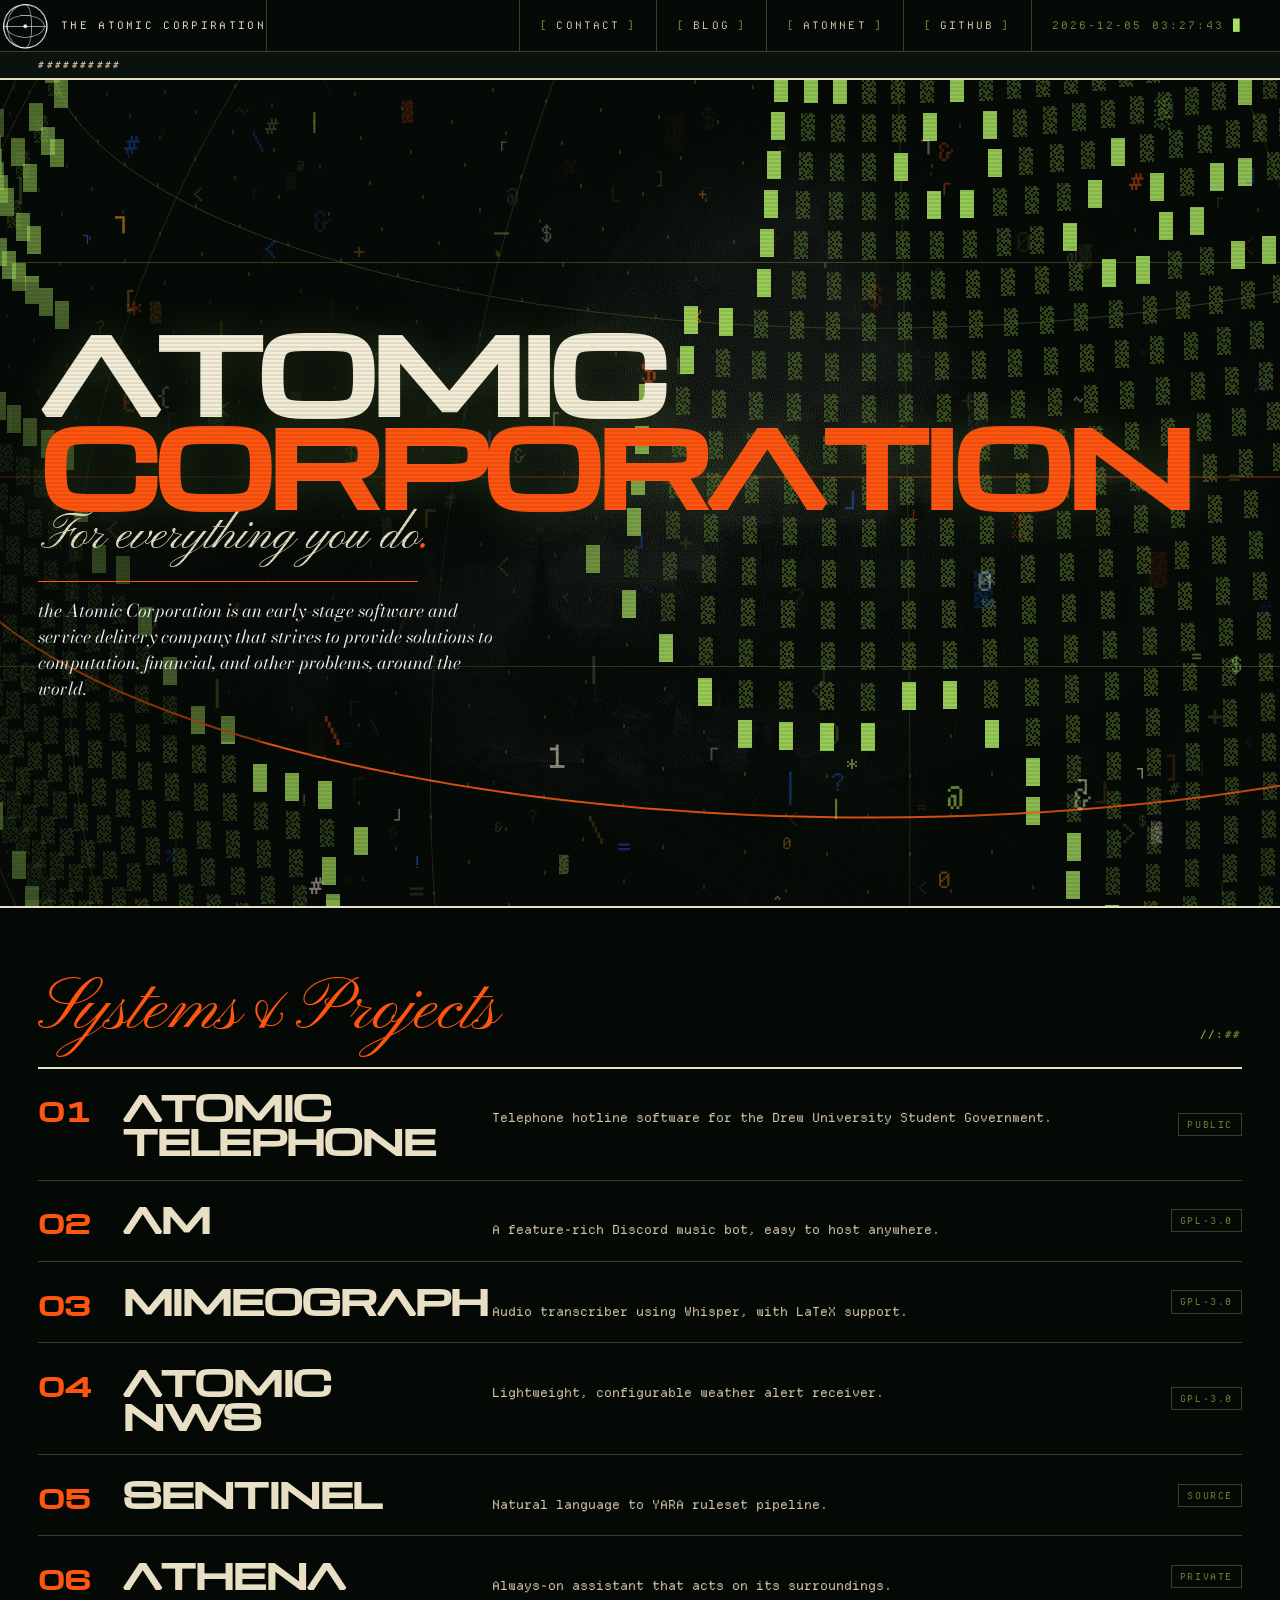
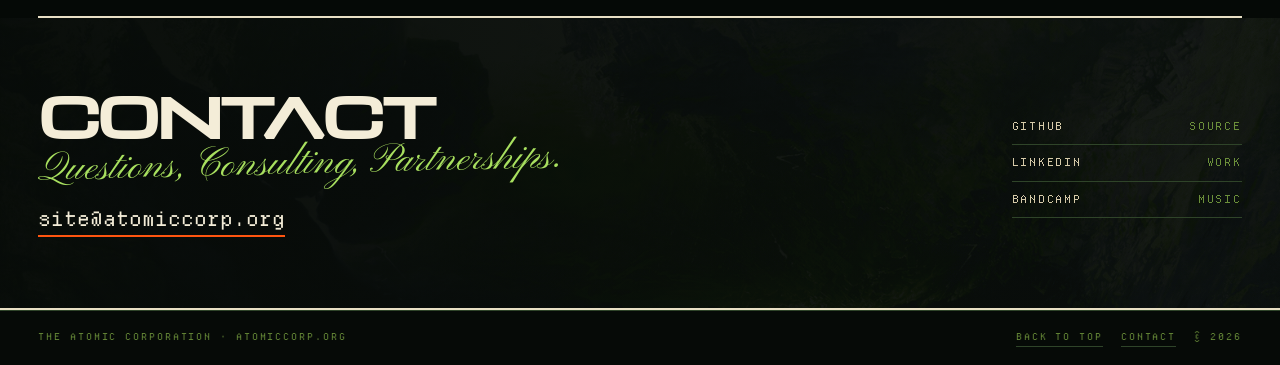
<file: index.html>
<!DOCTYPE html>
<html lang="en">
<head>
<meta charset="UTF-8">
<meta name="viewport" content="width=device-width, initial-scale=1">
<title>The Atomic Corporation — For Everything You Do</title>
<meta name="description" content="The Atomic Corporation builds and runs software: a student hotline, a music bot, a transcriber, a weather receiver, a rule classifier, and an agent.">
<meta name="theme-color" content="#060a07">
<meta property="og:title" content="The Atomic Corporation">
<meta property="og:description" content="">
<meta property="og:type" content="website">
<link rel="icon" href="images/favicon.ico" sizes="any">
<link rel="preload" href="assets/fonts/Michroma-UltraAlt.woff2" as="font" type="font/woff2" crossorigin>
<link rel="preload" href="assets/fonts/DepartureMono-Regular.woff2" as="font" type="font/woff2" crossorigin>
<script>document.documentElement.className+=" js";</script>
<link rel="stylesheet" href="assets/site.css">
</head>
<body>
<a class="skip" href="#systems">Skip</a>

<canvas id="glyphs" aria-hidden="true"></canvas>
<div class="vignette" aria-hidden="true"></div>

<header class="bar">
    <div class="bar-main">
        <div class="bar-mark">
            <img src="/assets/atomic_globeWhite.png" alt="AtomicLogoGlobe" style="width:50px;height:50px;">
            
            <b><a href="/"><span class="br"></span><span data-scramble="THE ATOMIC CORPORATION">THE ATOMIC CORPIRATION</span><span class="br"></span></a></b>
        </div>
        <nav class="bar-nav" aria-label="Primary">
            <a href="/contact/"><span class="br">[</span><span data-scramble="CONTACT">CONTACT</span><span class="br">]</span></a>
            <a href="articles/"><span class="br">[</span><span data-scramble="BLOG">BLOG</span><span class="br">]</span></a>
            <a href="https://net.atomiccorp.org/"><span class="br">[</span><span data-scramble="ATOMNET">AtomNet</span><span class="br">]</span></a>
            <a href="https://github.com/Jenkinxs/"><span class="br">[</span><span data-scramble="GITHUB">GITHUB</span><span class="br">]</span></a>
        </nav>
        <div class="bar-clock"><span data-clock>----</span><span class="cur">&#9608;</span></div>
        <button class="bar-toggle" type="button" aria-expanded="false" aria-controls="systems">MENU</button>
    </div>
    <div class="bar-sub" aria-hidden="true">
        <span>##########</span>
        
        <span></span>
    </div>
</header>

<main>

<!-- ── HERO ─────────────────────────────────────────────── -->
<section class="hero">
    <div class="hero-art" aria-hidden="true"></div>
    <canvas id="globe" aria-hidden="true"></canvas>
    <canvas id="heroGlyphs" aria-hidden="true"></canvas>

    <div class="bands" aria-hidden="true"><i></i><i></i><i></i><i></i></div>

    

    <div class="shell">
        <div class="hero-grid">
            <div>
                
                <h1 class="mast" data-enter data-d="1">
                    Atomic<span class="l2">Corporation</span>
                </h1>
                <p class="script-line" data-enter data-d="2">For everything you do<span class="dot">.</span></p>
                <div class="hero-rule" data-enter data-d="2"></div>
                <p class="hero-line" data-enter data-d="3"><i>the Atomic Corporation is an early-stage software and service delivery company that strives to provide solutions to computation, financial, and other problems, around the world. </i> </p>
                
            </div>

        </div>
    </div>
</section>

<!-- ── SYSTEMS ──────────────────────────────────────────── -->
<section id="systems">
    <div class="shell">
        <div class="section-head">
            <h2 class="display"><em>Systems&Projects</em></h2>
            <p class="section-meta"><b>//:</b>##</p>
        </div>

        <div class="sys">
            <a class="sys-1" href="atomictelephone/">
                <span class="sys-no">01</span>
                <span class="sys-name">Atomic Telephone</span>
                <span class="sys-job">Telephone hotline software for the Drew University Student Government.</span>
                <span class="sys-tag">Public</span>
            </a>
            <a class="sys-2" href="https://github.com/Jenkinxs/AM">
                <span class="sys-no">02</span>
                <span class="sys-name">AM</span>
                <span class="sys-job">A feature-rich Discord music bot, easy to host anywhere.</span>
                <span class="sys-tag">GPL-3.0</span>
            </a>
            <a class="sys-3" href="https://github.com/Jenkinxs/Mimeograph">
                <span class="sys-no">03</span>
                <span class="sys-name">Mimeograph</span>
                <span class="sys-job">Audio transcriber using Whisper, with LaTeX support.</span>
                <span class="sys-tag">GPL-3.0</span>
            </a>
            <a class="sys-4" href="https://github.com/Jenkinxs/AtomicNWS">
                <span class="sys-no">04</span>
                <span class="sys-name">Atomic NWS</span>
                <span class="sys-job">Lightweight, configurable weather alert receiver.</span>
                <span class="sys-tag">GPL-3.0</span>
            </a>
            <a class="sys-5" href="https://github.com/Jenkinxs/Sentinel">
                <span class="sys-no">05</span>
                <span class="sys-name">Sentinel</span>
                <span class="sys-job">Natural language to YARA ruleset pipeline.</span>
                <span class="sys-tag">Source</span>
            </a>
            <a class="sys-6" href="contact/">
                <span class="sys-no">06</span>
                <span class="sys-name">Athena</span>
                <span class="sys-job">Always-on assistant that acts on its surroundings.</span>
                <span class="sys-tag">Private</span>
            </a>
        </div>
    </div>
</section>

<!-- ── CONTACT ──────────────────────────────────────────── -->
<section class="contact-band">
    <div class="shell">
        <div>
            <h2>CONTACT</h2>
            <span class="script">Questions, Consulting, Partnerships.</span><br>
            <a class="mail" href="mailto:site@atomiccorp.org">site@atomiccorp.org</a>
        </div>
        <div class="contact-links">
            <a href="https://github.com/Jenkinxs/"><span>GitHub</span><span>Source</span></a>
            <a href="https://www.linkedin.com/in/tjenkins1/"><span>LinkedIn</span><span>Work</span></a>
            <a href="https://pricey-fish95.bandcamp.com/"><span>Bandcamp</span><span>Music</span></a>
        </div>
    </div>
</section>

</main>

<footer class="foot">
    <span>The Atomic Corporation &middot; atomiccorp.org</span>
    <div class="set">
        <a href="#top">Back to top</a>
        <a href="contact/">Contact</a>
        <span>&copy; 2026</span>
    </div>
</footer>

<div class="scanlines" aria-hidden="true"></div>

<script src="assets/site.js"></script>
</body>
</html>
</file>
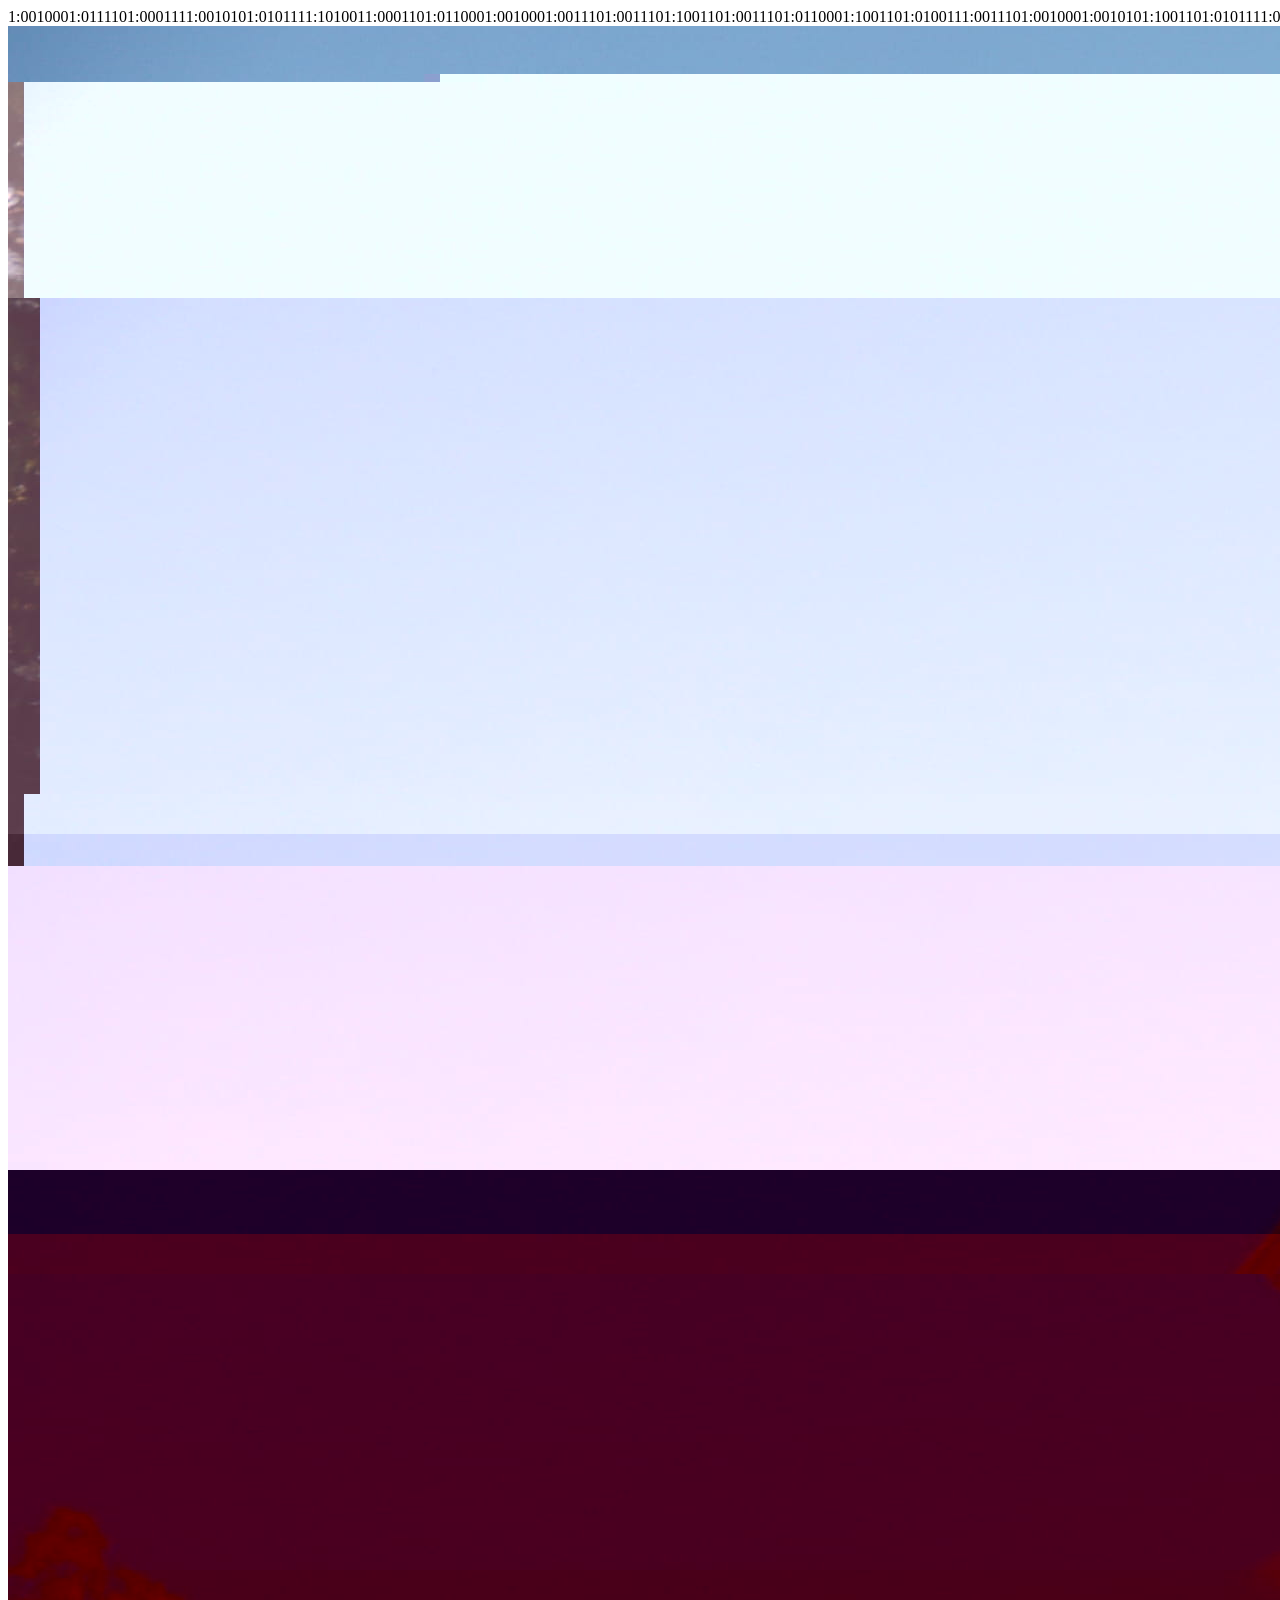
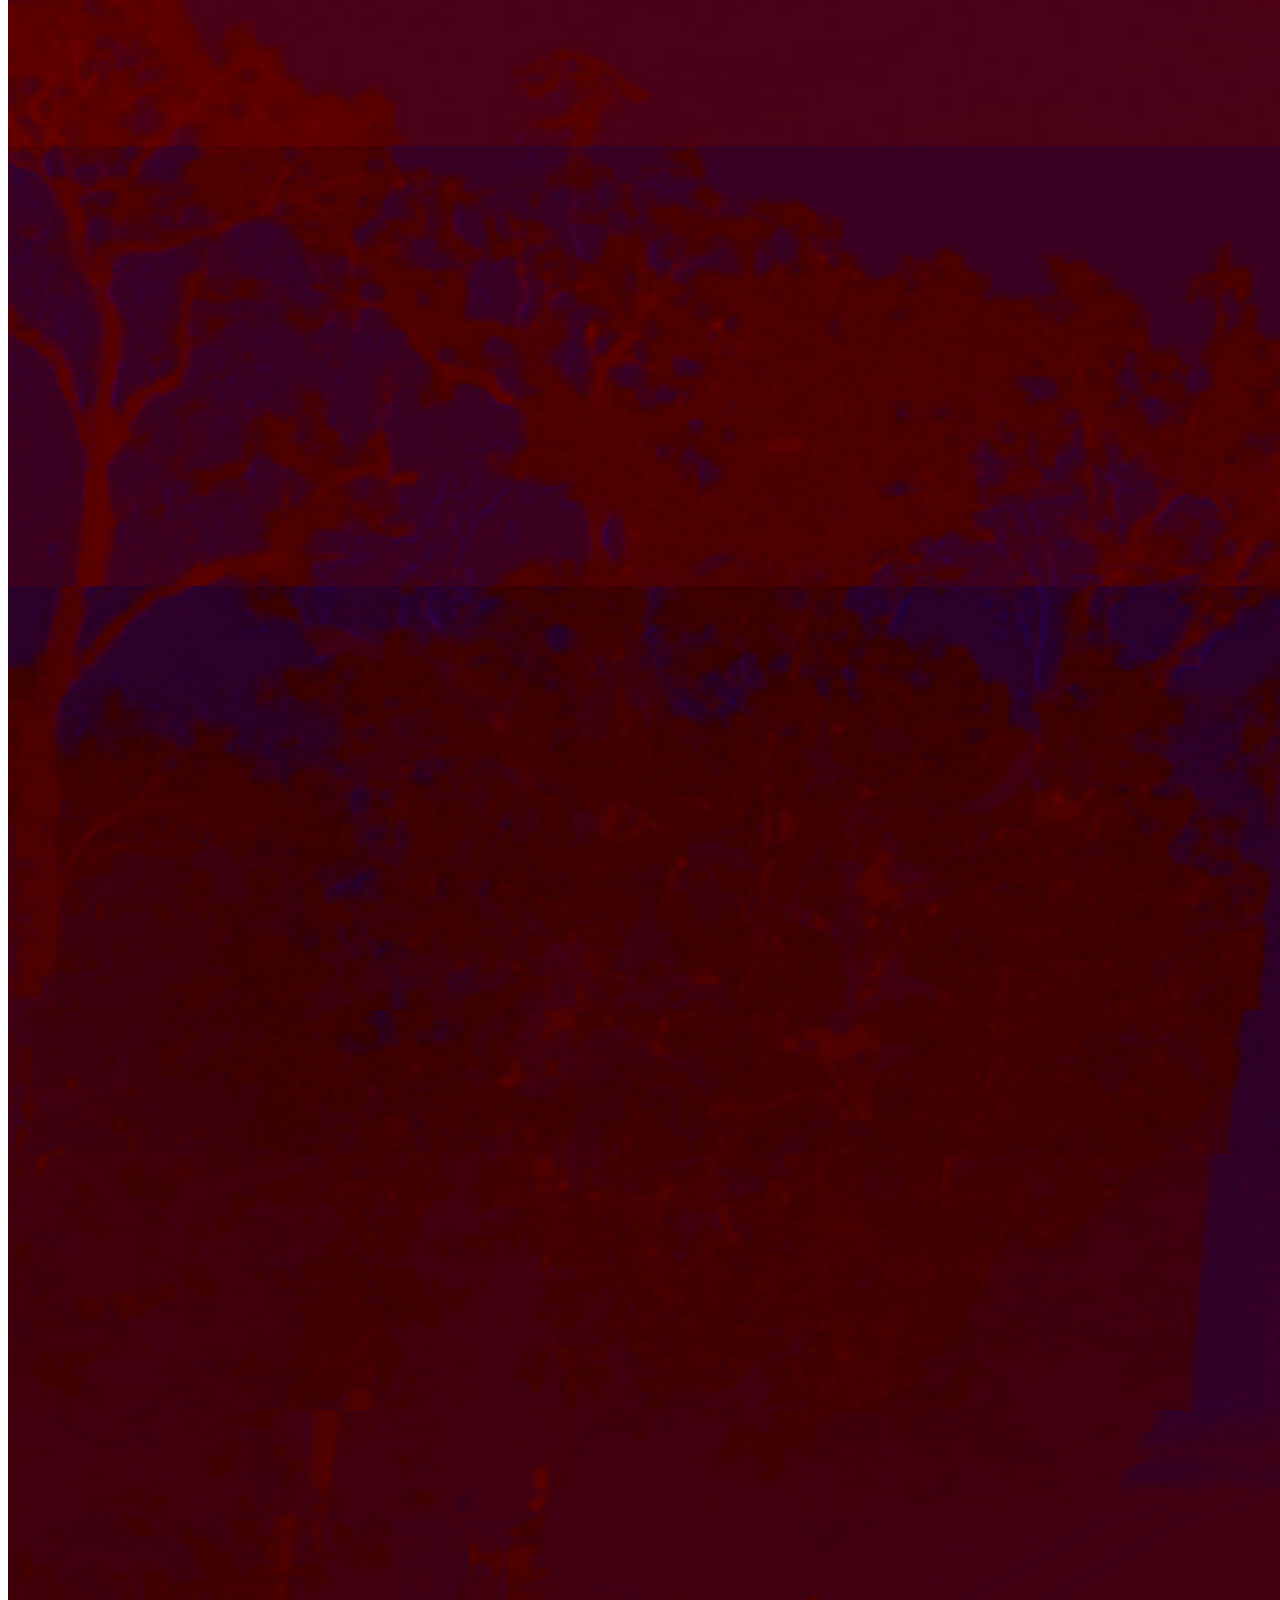
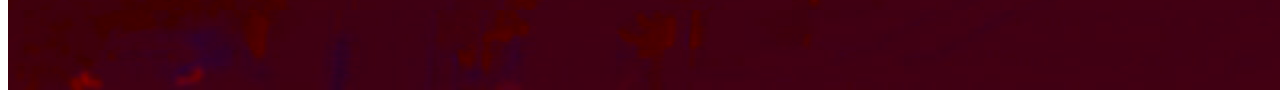
<file: 1956/index.html>
1:0010001:0111101:0001111:0010101:0101111:1010011:0001101:0110001:0010001:0011101:0011101:1001101:0011101:0110001:1001101:0100111:0011101:0010001:0010101:1001101:0101111:0011101:0011001:0011011:0110011:100000
<html>
<img src="DATAFILE.JPG"></img>
  
</html>
</file>
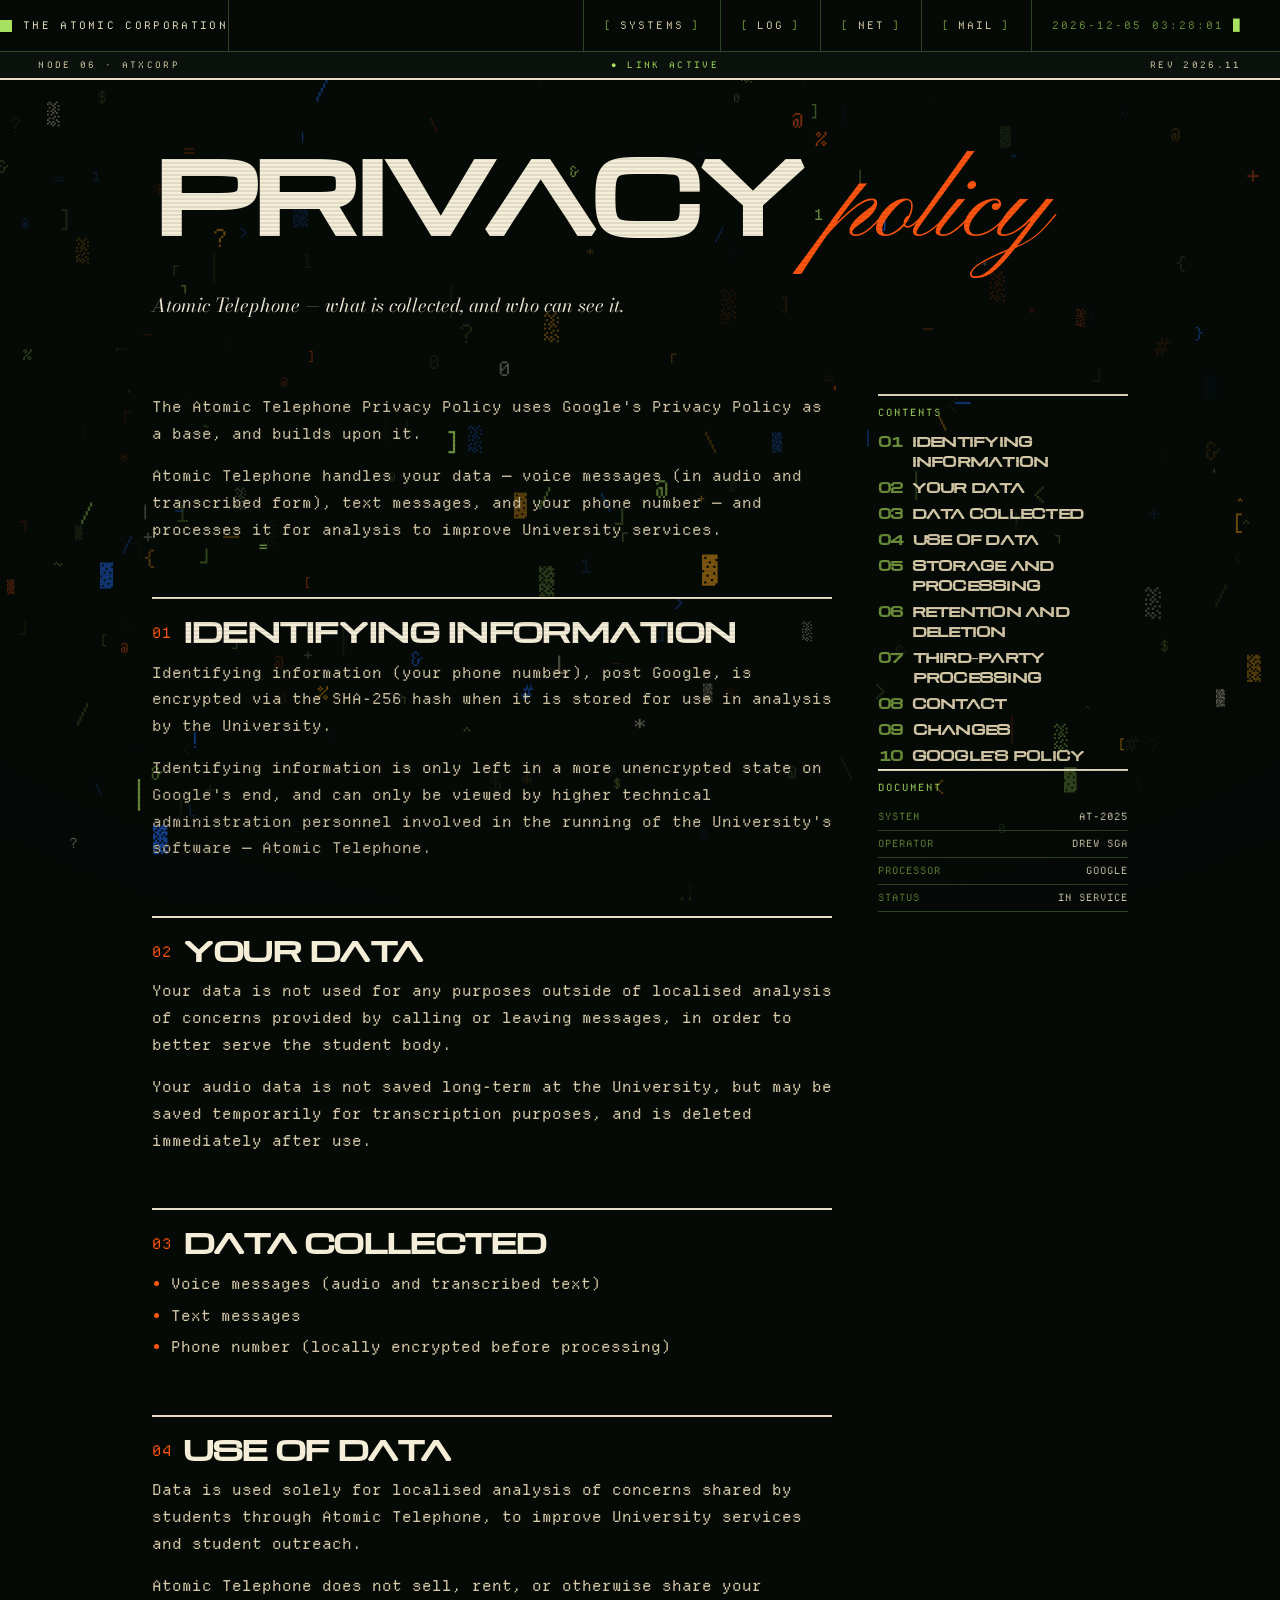
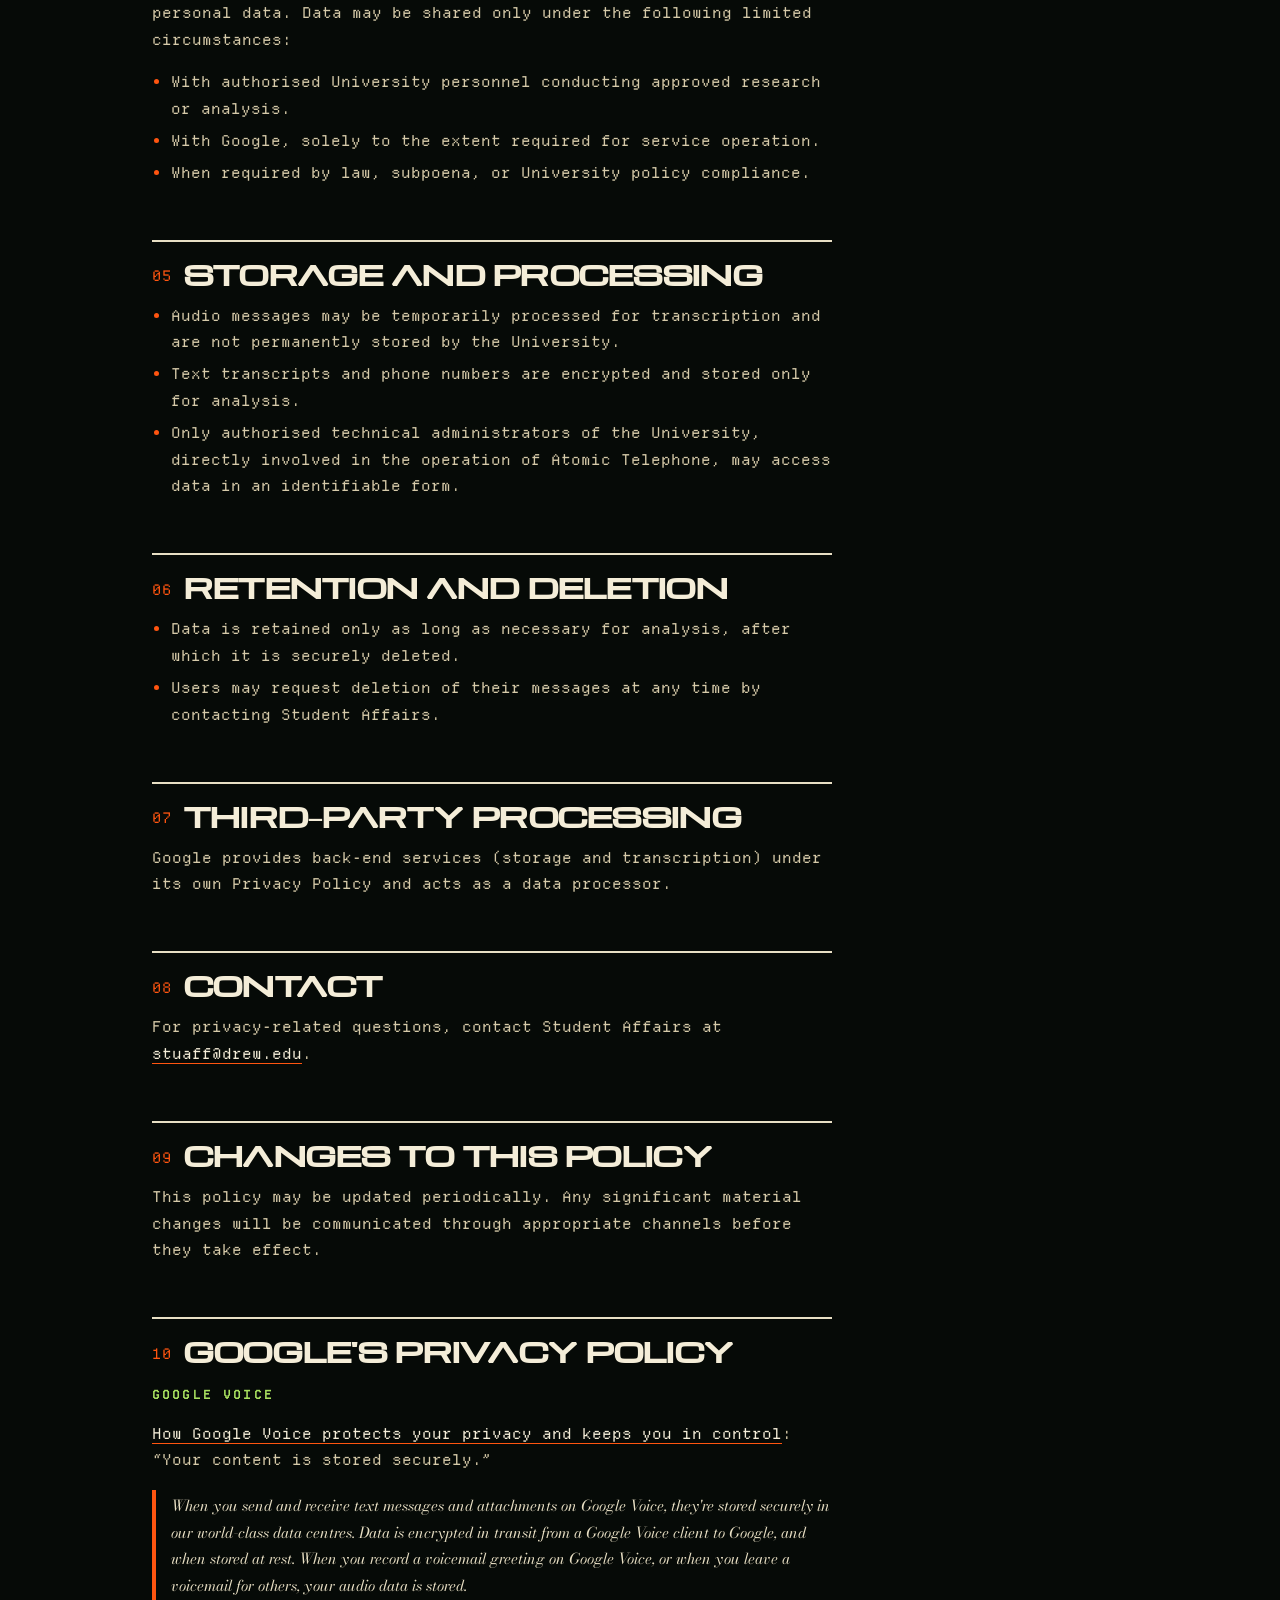
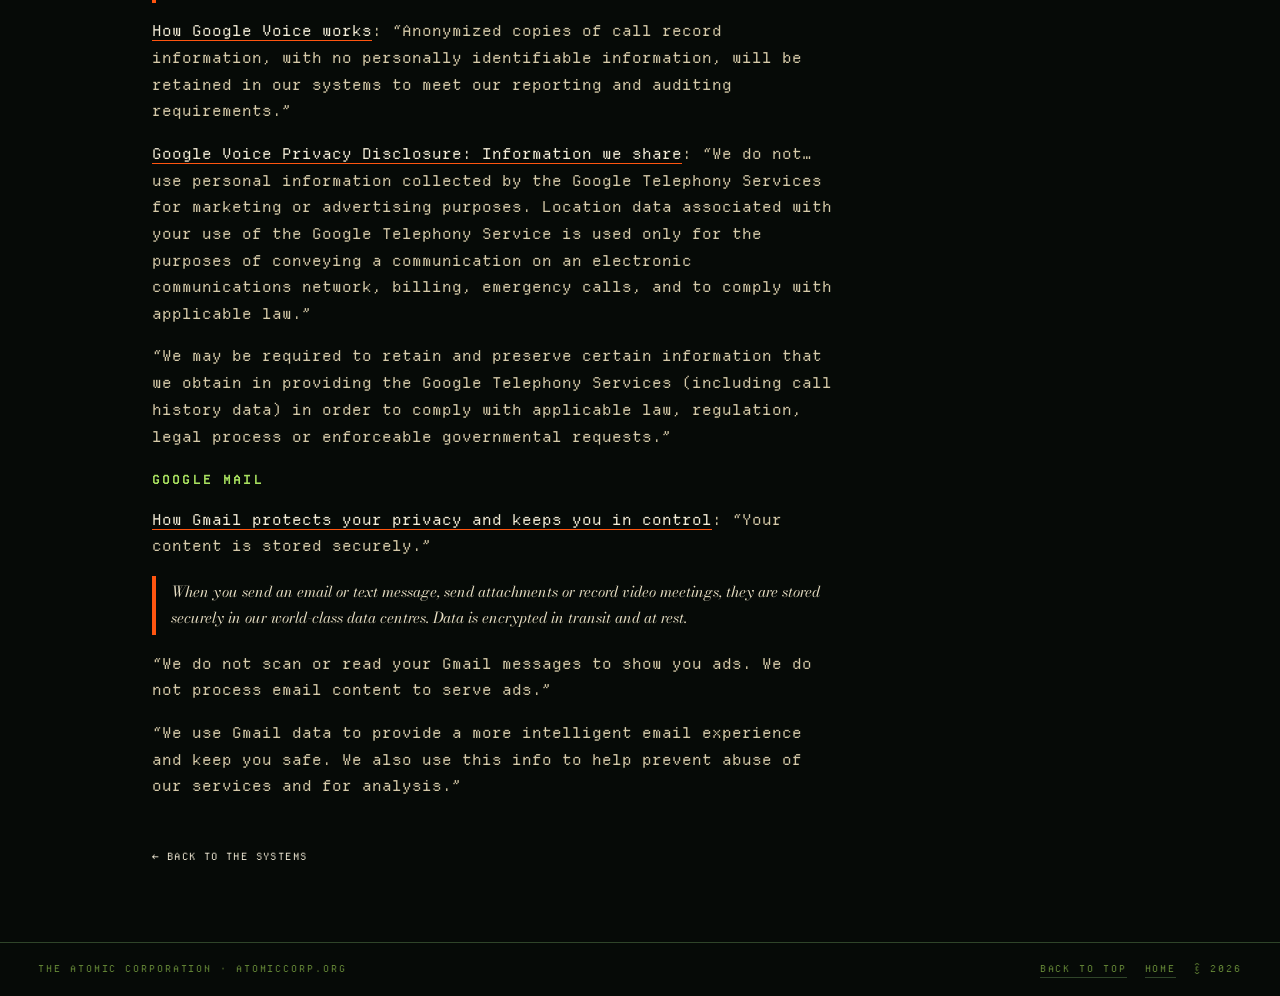
<file: atomictelephone/index.html>
<!DOCTYPE html>
<html lang="en">
<head>
<meta charset="UTF-8">
<meta name="viewport" content="width=device-width, initial-scale=1">
<title>Atomic Telephone — Privacy Policy</title>
<meta name="description" content="How Atomic Telephone handles voice messages, text messages, and phone numbers.">
<meta name="theme-color" content="#f2e6c9">
<link rel="icon" href="../images/favicon.ico" sizes="any">
<link rel="preload" href="../assets/fonts/Michroma-UltraAlt.woff2" as="font" type="font/woff2" crossorigin>
<link rel="stylesheet" href="../assets/site.css">
<script>document.documentElement.className+=" js";</script>
</head>
<body>
<canvas id="glyphs" aria-hidden="true"></canvas>
<div class="vignette" aria-hidden="true"></div>
<a class="skip" href="#main">Skip to content</a>

<header class="bar">
    <div class="bar-main">
        <div class="bar-mark">
            <span class="blip"></span>
            <b data-scramble="THE ATOMIC CORPORATION">THE ATOMIC CORPORATION</b>
        </div>
        <nav class="bar-nav" aria-label="Primary">
            <a href="../index.html#systems"><span class="br">[</span><span data-scramble="SYSTEMS">SYSTEMS</span><span class="br">]</span></a>
            <a href="../articles/"><span class="br">[</span><span data-scramble="LOG">LOG</span><span class="br">]</span></a>
            <a href="../cloud/"><span class="br">[</span><span data-scramble="NET">NET</span><span class="br">]</span></a>
            <a href="../contact/"><span class="br">[</span><span data-scramble="MAIL">MAIL</span><span class="br">]</span></a>
        </nav>
        <div class="bar-clock"><span data-clock>----</span><span class="cur">&#9608;</span></div>
        <button class="bar-toggle" type="button" aria-expanded="false" aria-controls="main">MENU</button>
    </div>
    <div class="bar-sub" aria-hidden="true">
        <span>NODE 06 &middot; ATXCORP</span>
        <span class="live">&#9679; LINK ACTIVE</span>
        <span>REV 2026.11</span>
    </div>
</header>

<main id="main">
    <div class="shell shell--doc">
        <div class="page-head">
            <h1>Privacy <em>policy</em></h1>
            <p class="sub">Atomic Telephone &mdash; what is collected, and who can see it.</p>
        </div>

        <div class="doc-layout">
            <div class="doc doc--numbered">
                <p>The Atomic Telephone Privacy Policy uses Google's Privacy Policy as a base, and builds upon it.</p>
                <p>Atomic Telephone handles your data &mdash; voice messages (in audio and transcribed form), text messages, and your phone number &mdash; and processes it for analysis to improve University services.</p>

                <h2 id="identifying">Identifying information</h2>
                <p>Identifying information (your phone number), post Google, is encrypted via the SHA-256 hash when it is stored for use in analysis by the University.</p>
                <p>Identifying information is only left in a more unencrypted state on Google's end, and can only be viewed by higher technical administration personnel involved in the running of the University's software &mdash; Atomic Telephone.</p>

                <h2 id="your-data">Your data</h2>
                <p>Your data is not used for any purposes outside of localised analysis of concerns provided by calling or leaving messages, in order to better serve the student body.</p>
                <p>Your audio data is not saved long-term at the University, but may be saved temporarily for transcription purposes, and is deleted immediately after use.</p>

                <h2 id="collected">Data collected</h2>
                <ul>
                    <li>Voice messages (audio and transcribed text)</li>
                    <li>Text messages</li>
                    <li>Phone number (locally encrypted before processing)</li>
                </ul>

                <h2 id="use">Use of data</h2>
                <p>Data is used solely for localised analysis of concerns shared by students through Atomic Telephone, to improve University services and student outreach.</p>
                <p>Atomic Telephone does not sell, rent, or otherwise share your personal data. Data may be shared only under the following limited circumstances:</p>
                <ul>
                    <li>With authorised University personnel conducting approved research or analysis.</li>
                    <li>With Google, solely to the extent required for service operation.</li>
                    <li>When required by law, subpoena, or University policy compliance.</li>
                </ul>

                <h2 id="storage">Storage and processing</h2>
                <ul>
                    <li>Audio messages may be temporarily processed for transcription and are not permanently stored by the University.</li>
                    <li>Text transcripts and phone numbers are encrypted and stored only for analysis.</li>
                    <li>Only authorised technical administrators of the University, directly involved in the operation of Atomic Telephone, may access data in an identifiable form.</li>
                </ul>

                <h2 id="retention">Retention and deletion</h2>
                <ul>
                    <li>Data is retained only as long as necessary for analysis, after which it is securely deleted.</li>
                    <li>Users may request deletion of their messages at any time by contacting Student Affairs.</li>
                </ul>

                <h2 id="third-party">Third-party processing</h2>
                <p>Google provides back-end services (storage and transcription) under its own Privacy Policy and acts as a data processor.</p>

                <h2 id="contact">Contact</h2>
                <p>For privacy-related questions, contact Student Affairs at <a href="mailto:stuaff@drew.edu">stuaff@drew.edu</a>.</p>

                <h2 id="changes">Changes to this policy</h2>
                <p>This policy may be updated periodically. Any significant material changes will be communicated through appropriate channels before they take effect.</p>

                <h2 id="google">Google's privacy policy</h2>
                <h3>Google Voice</h3>
                <p><a href="https://support.google.com/voice/answer/10464820">How Google Voice protects your privacy and keeps you in control</a>: &ldquo;Your content is stored securely.&rdquo;</p>
                <blockquote><p>When you send and receive text messages and attachments on Google Voice, they're stored securely in our world-class data centres. Data is encrypted in transit from a Google Voice client to Google, and when stored at rest. When you record a voicemail greeting on Google Voice, or when you leave a voicemail for others, your audio data is stored.</p></blockquote>
                <p><a href="https://policies.google.com/technologies/voice">How Google Voice works</a>: &ldquo;Anonymized copies of call record information, with no personally identifiable information, will be retained in our systems to meet our reporting and auditing requirements.&rdquo;</p>
                <p><a href="https://workspace.google.com/terms/service-terms/voice/privacy_disclosure/">Google Voice Privacy Disclosure: Information we share</a>: &ldquo;We do not&hellip; use personal information collected by the Google Telephony Services for marketing or advertising purposes. Location data associated with your use of the Google Telephony Service is used only for the purposes of conveying a communication on an electronic communications network, billing, emergency calls, and to comply with applicable law.&rdquo;</p>
                <p>&ldquo;We may be required to retain and preserve certain information that we obtain in providing the Google Telephony Services (including call history data) in order to comply with applicable law, regulation, legal process or enforceable governmental requests.&rdquo;</p>

                <h3>Google Mail</h3>
                <p><a href="https://support.google.com/mail/answer/10434152">How Gmail protects your privacy and keeps you in control</a>: &ldquo;Your content is stored securely.&rdquo;</p>
                <blockquote><p>When you send an email or text message, send attachments or record video meetings, they are stored securely in our world-class data centres. Data is encrypted in transit and at rest.</p></blockquote>
                <p>&ldquo;We do not scan or read your Gmail messages to show you ads. We do not process email content to serve ads.&rdquo;</p>
                <p>&ldquo;We use Gmail data to provide a more intelligent email experience and keep you safe. We also use this info to help prevent abuse of our services and for analysis.&rdquo;</p>

                <p class="note-line" style="margin-top:36px">
                    <a href="../index.html#systems" style="border-bottom:1px solid var(--vermilion)">&larr; Back to the systems</a>
                </p>
            </div>

            <aside class="doc-rail">
                <div class="rail-block toc">
                    <p class="rail-head">Contents</p>
                    <ol>
                        <li><a href="#identifying"><span class="n">01</span>Identifying information</a></li>
                        <li><a href="#your-data"><span class="n">02</span>Your data</a></li>
                        <li><a href="#collected"><span class="n">03</span>Data collected</a></li>
                        <li><a href="#use"><span class="n">04</span>Use of data</a></li>
                        <li><a href="#storage"><span class="n">05</span>Storage and processing</a></li>
                        <li><a href="#retention"><span class="n">06</span>Retention and deletion</a></li>
                        <li><a href="#third-party"><span class="n">07</span>Third-party processing</a></li>
                        <li><a href="#contact"><span class="n">08</span>Contact</a></li>
                        <li><a href="#changes"><span class="n">09</span>Changes</a></li>
                        <li><a href="#google"><span class="n">10</span>Google's policy</a></li>
                    </ol>
                </div>

                <div class="rail-block">
                    <p class="rail-head">Document</p>
                    <dl>
                        <div><dt>System</dt><dd>AT-2025</dd></div>
                        <div><dt>Operator</dt><dd>Drew SGA</dd></div>
                        <div><dt>Processor</dt><dd>Google</dd></div>
                        <div><dt>Status</dt><dd>In service</dd></div>
                    </dl>
                </div>
            </aside>
        </div>
    </div>
</main>

<footer class="foot">
    <span>The Atomic Corporation &middot; atomiccorp.org</span>
    <div class="set">
        <a href="#top">Back to top</a>
        <a href="../index.html">Home</a>
        <span>&copy; 2026</span>
    </div>
</footer>

<div class="scanlines" aria-hidden="true"></div>
<script src="../assets/site.js"></script>
</body>
</html>
</file>
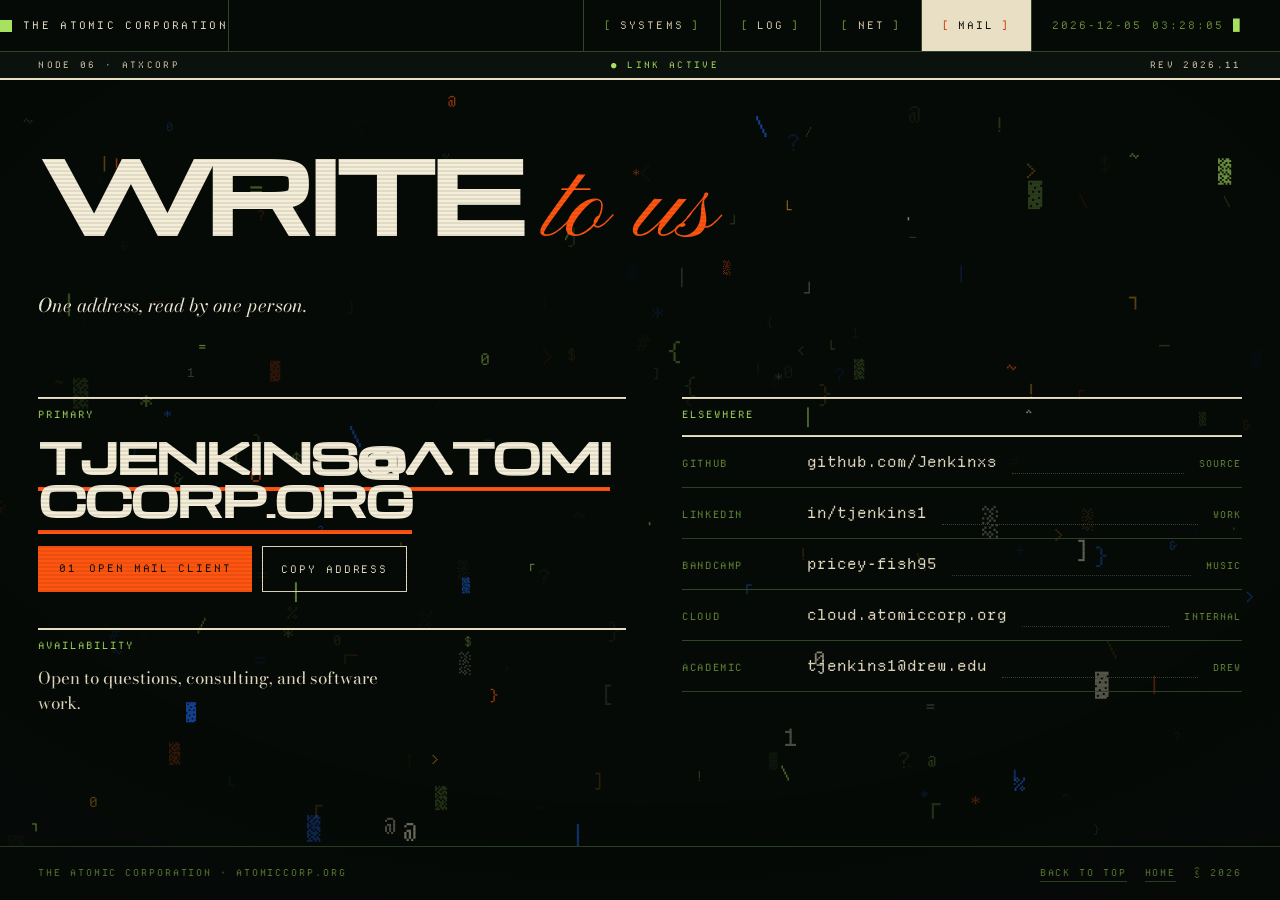
<file: contact/index.html>
<!DOCTYPE html>
<html lang="en">
<head>
<meta charset="UTF-8">
<meta name="viewport" content="width=device-width, initial-scale=1">
<title>Contact — The Atomic Corporation</title>
<meta name="description" content="Write to The Atomic Corporation about software, consulting, or one of the six systems.">
<meta name="theme-color" content="#f2e6c9">
<link rel="icon" href="../images/favicon.ico" sizes="any">
<link rel="preload" href="../assets/fonts/Michroma-UltraAlt.woff2" as="font" type="font/woff2" crossorigin>
<link rel="stylesheet" href="../assets/site.css">
<script>document.documentElement.className+=" js";</script>
</head>
<body>
<canvas id="glyphs" aria-hidden="true"></canvas>
<div class="vignette" aria-hidden="true"></div>
<a class="skip" href="#main">Skip to content</a>

<header class="bar">
    <div class="bar-main">
        <div class="bar-mark">
            <span class="blip"></span>
            <b data-scramble="THE ATOMIC CORPORATION">THE ATOMIC CORPORATION</b>
        </div>
        <nav class="bar-nav" aria-label="Primary">
            <a href="../index.html#systems"><span class="br">[</span><span data-scramble="SYSTEMS">SYSTEMS</span><span class="br">]</span></a>
            <a href="../articles/"><span class="br">[</span><span data-scramble="LOG">LOG</span><span class="br">]</span></a>
            <a href="../cloud/"><span class="br">[</span><span data-scramble="NET">NET</span><span class="br">]</span></a>
            <a href="../contact/" aria-current="page"><span class="br">[</span><span data-scramble="MAIL">MAIL</span><span class="br">]</span></a>
        </nav>
        <div class="bar-clock"><span data-clock>----</span><span class="cur">&#9608;</span></div>
        <button class="bar-toggle" type="button" aria-expanded="false" aria-controls="main">MENU</button>
    </div>
    <div class="bar-sub" aria-hidden="true">
        <span>NODE 06 &middot; ATXCORP</span>
        <span class="live">&#9679; LINK ACTIVE</span>
        <span>REV 2026.11</span>
    </div>
</header>

<main id="main">
    <div class="shell">
        <div class="page-head">
            <h1>Write <em>to us</em></h1>
            <p class="sub">One address, read by one person.</p>
        </div>

        <div class="contact-grid">
            <div>
                <p class="col-head">Primary</p>
                <p class="contact-address"><a href="mailto:tjenkins@atomiccorp.org">tjenkins@atomiccorp.org</a></p>
                <div class="hero-actions">
                    <a class="btn btn-fill" href="mailto:tjenkins@atomiccorp.org?subject=Enquiry"><span class="k">01</span> Open mail client</a>
                    <button class="copy-btn" type="button" data-copy="tjenkins@atomiccorp.org">Copy address</button>
                </div>

                <p class="col-head" style="margin-top:36px">Availability</p>
                <p style="font-family:var(--serif);font-size:17px;line-height:1.5;color:var(--ink-2);max-width:34ch">
                    Open to questions, consulting, and software work.
                </p>
            </div>

            <div>
                <p class="col-head">Elsewhere</p>
                <div class="chan">
                    <a href="https://github.com/Jenkinxs/">
                        <span class="k">GitHub</span><span class="v">github.com/Jenkinxs</span>
                        <span class="leader" aria-hidden="true"></span><span class="note">Source</span>
                    </a>
                    <a href="https://www.linkedin.com/in/tjenkins1/">
                        <span class="k">LinkedIn</span><span class="v">in/tjenkins1</span>
                        <span class="leader" aria-hidden="true"></span><span class="note">Work</span>
                    </a>
                    <a href="https://pricey-fish95.bandcamp.com/">
                        <span class="k">Bandcamp</span><span class="v">pricey-fish95</span>
                        <span class="leader" aria-hidden="true"></span><span class="note">Music</span>
                    </a>
                    <a href="../cloud/">
                        <span class="k">Cloud</span><span class="v">cloud.atomiccorp.org</span>
                        <span class="leader" aria-hidden="true"></span><span class="note">Internal</span>
                    </a>
                    <div>
                        <span class="k">Academic</span><span class="v">tjenkins1@drew.edu</span>
                        <span class="leader" aria-hidden="true"></span><span class="note">Drew</span>
                    </div>
                </div>
            </div>
        </div>
    </div>
</main>

<footer class="foot">
    <span>The Atomic Corporation &middot; atomiccorp.org</span>
    <div class="set">
        <a href="#top">Back to top</a>
        <a href="../index.html">Home</a>
        <span>&copy; 2026</span>
    </div>
</footer>

<div class="scanlines" aria-hidden="true"></div>
<script src="../assets/site.js"></script>
<script>
(function () {
    var btn = document.querySelector("[data-copy]");
    if (!btn || !navigator.clipboard) return;
    btn.addEventListener("click", function () {
        navigator.clipboard.writeText(btn.dataset.copy).then(function () {
            var old = btn.textContent;
            btn.textContent = "Copied";
            btn.dataset.done = "1";
            setTimeout(function () { btn.textContent = old; btn.dataset.done = "0"; }, 1600);
        });
    });
})();
</script>
</body>
</html>
</file>
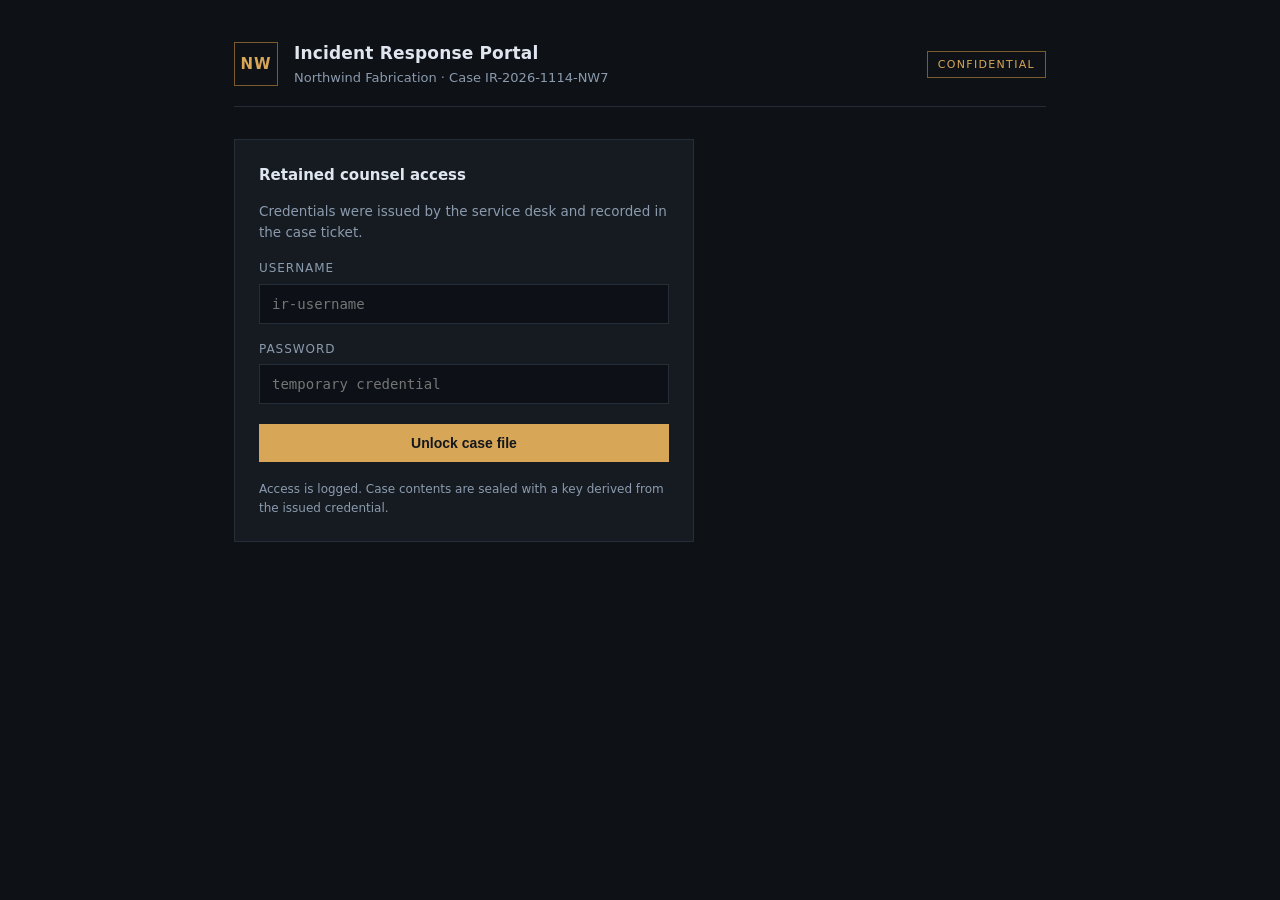
<file: tierone/index.html>
<!DOCTYPE html>
<html lang="en">
<head>
<meta charset="utf-8">
<meta name="viewport" content="width=device-width, initial-scale=1">
<title>Northwind Fabrication — Incident Response Portal</title>
<style>
:root {
  --bg: #0e1116;
  --panel: #161b22;
  --line: #252d38;
  --text: #dfe6ef;
  --muted: #8b9bad;
  --accent: #d8a657;
  --accent-dim: #7a5c2e;
  --error: #e06c75;
}

* { box-sizing: border-box; }

body {
  margin: 0;
  background: var(--bg);
  color: var(--text);
  font-family: "Inter", "Segoe UI", system-ui, sans-serif;
  font-size: 15px;
  line-height: 1.55;
}

.frame { max-width: 860px; margin: 0 auto; padding: 40px 24px 80px; }

.masthead {
  display: flex;
  align-items: center;
  justify-content: space-between;
  border-bottom: 1px solid var(--line);
  padding-bottom: 18px;
  margin-bottom: 32px;
}

.brand { display: flex; gap: 16px; align-items: center; }

.mark {
  display: grid;
  place-items: center;
  width: 44px;
  height: 44px;
  border: 1px solid var(--accent-dim);
  color: var(--accent);
  font-weight: 700;
  letter-spacing: 0.06em;
}

h1 { font-size: 17px; margin: 0; font-weight: 600; letter-spacing: 0.01em; }
h2 { font-size: 15px; margin: 0 0 8px; font-weight: 600; }
.sub { margin: 2px 0 0; color: var(--muted); font-size: 13px; }

.badge {
  font-size: 11px;
  letter-spacing: 0.12em;
  text-transform: uppercase;
  color: var(--accent);
  border: 1px solid var(--accent-dim);
  padding: 4px 10px;
}

.card {
  background: var(--panel);
  border: 1px solid var(--line);
  padding: 24px;
  margin-bottom: 18px;
}

.login { max-width: 460px; }
.muted { color: var(--muted); font-size: 13.5px; }
.foot { color: var(--muted); font-size: 12px; margin: 18px 0 0; }

label {
  display: block;
  margin: 16px 0 6px;
  font-size: 12px;
  letter-spacing: 0.08em;
  text-transform: uppercase;
  color: var(--muted);
}

input {
  width: 100%;
  padding: 11px 12px;
  background: #0d1117;
  border: 1px solid var(--line);
  color: var(--text);
  font-family: ui-monospace, "SFMono-Regular", Menlo, monospace;
  font-size: 14px;
}

input:focus { outline: none; border-color: var(--accent-dim); }

button {
  margin-top: 20px;
  width: 100%;
  padding: 11px;
  background: var(--accent);
  border: 0;
  color: #14181d;
  font-weight: 600;
  font-size: 14px;
  cursor: pointer;
}

button:disabled { opacity: 0.55; cursor: default; }

.error { color: var(--error); font-size: 13px; margin: 14px 0 0; }

.head { border-left: 2px solid var(--accent); }

dl { margin: 0; }
dt {
  color: var(--accent);
  font-size: 11.5px;
  letter-spacing: 0.1em;
  text-transform: uppercase;
  margin-top: 18px;
}
dd { margin: 6px 0 0; }

ul { margin: 8px 0 0; padding-left: 18px; }
li { margin-bottom: 8px; }

.mono {
  font-family: ui-monospace, "SFMono-Regular", Menlo, monospace;
  font-size: 13px;
  background: #0d1117;
  border: 1px solid var(--line);
  padding: 14px;
  white-space: pre-wrap;
  word-break: break-word;
}

.tag {
  display: inline-block;
  font-size: 11px;
  letter-spacing: 0.08em;
  text-transform: uppercase;
  color: var(--muted);
  border: 1px solid var(--line);
  padding: 2px 7px;
  margin-right: 8px;
}

</style>
</head>
<body>
<div class="frame">
  <header class="masthead">
    <div class="brand">
      <span class="mark">NW</span>
      <div>
        <h1>Incident Response Portal</h1>
        <p class="sub">Northwind Fabrication &middot; Case IR-2026-1114-NW7</p>
      </div>
    </div>
    <span class="badge">Confidential</span>
  </header>

  <section id="login" class="card login">
    <h2>Retained counsel access</h2>
    <p class="muted">Credentials were issued by the service desk and recorded in the case ticket.</p>
    <form id="login-form" autocomplete="off">
      <label for="user">Username</label>
      <input id="user" name="user" type="text" spellcheck="false" placeholder="ir-username">
      <label for="pass">Password</label>
      <input id="pass" name="pass" type="password" placeholder="temporary credential">
      <button type="submit" id="submit">Unlock case file</button>
      <p id="error" class="error" hidden></p>
    </form>
    <p class="foot">Access is logged. Case contents are sealed with a key derived from the issued credential.</p>
  </section>

  <section id="case" hidden>
    <div class="card head">
      <h2 id="case-title"></h2>
      <p id="case-meta" class="muted"></p>
      <p id="case-summary"></p>
    </div>
    <div id="sections"></div>
  </section>
</div>
<script id="case-bundle" type="application/json">{"v": 1, "kdf": "PBKDF2-SHA256", "iterations": 200000, "cipher": "AES-256-GCM", "salt": "DE8Nd7Of212d9oZUQSHdcg==", "nonce": "m10ai519oPBRc3VO", "ciphertext": "jVjK+IqS0ixF/0X2DFWED++ZaNOcgaug0zFGXD6OTuD2rDqWu0+Bw8bTLoiOOyxvnaUEPrmmMFqAXNk5S4qj+WxxgapXsUhmgpbTdDekTPk/LNLoD3+OhXTiY2xyjiv3vAw88rzDsSgZWwPPwP+wfM/suXx5UDxyNfAdteMJIk08S3PM/SE4GFBGWgBn7/gM9iaVVmH65JQ7Jni3Gq1N+s2WbBY29cNOVaIxKS0E87pUO06ofhwvpRWEUJBsxnY/u2EdIXmHHrlU0xaZgEORmZbZCC7Dk5X7/ieXfM8JPQyM+5vRx5Ah2a/CN/qhQcowCDRB8treFIzvk62W8QvAkL7sKdiJtWj2NfgEkl5oVYga6tznNRL0MksGd8wt0LCzZc+9JlMcT9/swo/Zw7IV9cemnWC0m9Qt6mERsG7FFEsP9OxGjRrt5UVPXOnrshDPBCLUQrD7oaIcei4cO2AXjE1r4pVZMQ/xxpiMi3MzXnpdqKSwV/iOIibRpxmIp9rgg9u97Lwci3lKRLXYFJQRn9zLRxcjyWnHDRSGDERShKfVWirtAUsthjh3VJek1MR2srwsSBaD+EVGcEdxpPUBtN7OX6cB/JXL27NjO3yxicwFXDHCsq0OfsYNlWZScHQ4Dyxp31eGIk8uWRGux8hRSfqc0LC0O0otZ7I4Cfc7aiMOWApSnVUELn5bDjD1CkDdCR01xL0EMihwciGL49ULURbt6c5vQk7HEA6Ah36LpIMWo8R7oDSin13Mbx3GQXQMWUjKdotSQkafvFm/fKIGt458A5O9/87/0VZ3q/FYsLOVcRmsShpm+7TbJlLJ4n3FvIaP8o27xMpQEYZQUNKF2d6JaT8pzzO19okggseZptA1vijr57mCXGXZvoO1SGUIFbVc80vMMDMHevei3gc+cWuBZIR3hxpX9fJEOW/l/Ghw4304xOFaUzvI1uL9Xekmw8YIGJpJWyS09H1a0cPNhFX6JFf14URbi1flDSSSbiYVxiP/7VZjCwVyaVWeSN495ib8sY/gcoVmB+j+xARHBLYYhqUyGvvafP6p+sIvgAR1+bisoHSLxNKfXe7WYOqWI7i/VxrNgTMGx/XyLvsIvBM1rJpXod3L0Xu2MVZMRDrlIu1WfuvdQKw3jok8HxMN1/elWbjxzcbeLhrw4EjXDW2j4EbKuU3yvYQz+x7SXsB9/wJSAwiG6vtA3XEe9XAUJ4y7qp9odpq35ntAFH7H6ijMTrc78wvNVQ054+kYUx57Utz+0G3o98/3Sy9H/1GgOXPsoFnFkN5CCwSJ6lw6zRNdhW54dARzt1Hm4Htj/xS0qIEbcZao6ZDpefq0KsN8zKLJYoif7mA8xHjMnA/DSON8eMLo/bgUTJuDMROhbdnscG6UNSt0SB4c8cEcWsA1VNk9lFZFuQZViiRvbCW2SjxVm8bOdzX0h/D9lhik4G4rIMmAPX2ood/29+AHENP8zoFUKusQkNiga1gSlq4MjOAYC79RiuoqV/G7PRRJfq3EzME0c+scPsE9m/DqYP/kaF9FqX8zIBTEazO5rJ8LkuIrPNZghvkqnj8RyAWGCL06K6MnR+Vcr2qUWEqGZwZrUpKbtpF3SSp5QSgLTowFqLSRAzUmRD2bUgGzFgfc/pmPvBiazddhfDEnu5YVXEah8ixmb9WolH1gCGV3ZqA9nczztBr6JN2TlNHs7hnNIa0iUFHQxOV0g7P+88WJtFiLJyF/bvPXZNh3/rTek+GWUj3ShTVff7gGiPEHViIovMG81dixsXoDN2dor8RHRQiQN/9rPTAL3cAfLOgXdM1h7tVkYjdPibyCIa2tV9h6jT49NX1XkRi+e/plJqMLAG07XE8M/poWSEv6IbaqXhp4tgA6MBVzj8SB1ot13M960P+owvHsooVQ2vUEFed00Ceij5GTI4FwJYezWnDYnchIIdbs9/Vde+c/dhB0/iTWKSO6jlBMBseVnRaTkWZGMIsoqhlEkOXNDTI9yEyOBeCQaCUi6w/jcN4uBquv7XRxCeB6mTWl46T3C5BbSj7+3RZVONN6CCcWh8/WfwB18fVCPfch/PsFxf1pvB6wJ5re9HCN2ZV+YlembXiM5i2bPjvpJKl06yzx+ZfctwXVnYIKS1AUy/Nd0LNDgsrGutKaPVCEN1L6wsQ3F84ucg8xyuOGTlxpuQxxd+iiGCSbTnoClh/bNaMiJIhH78UySrfctarwhUyognp4udkhObmttdmQCziyx6pf8y0+9AJxRjRoC/Ofzuqc/iUX3NVn/EhhchzV9T//iG3WOyTPLqPDz8m8bBIwEPI/nFSjz7So5bp/F961fFI+fs6by2gwpMW3nvxGM7IGdnjtxtVm2WMj6IIxyMlHgLf0AFm+ka7kXsrObsajCUk4blP0j741U9whjaexSY1D29U/x6AmACB5RkAxcCI7LiSIgeyBR61EkMpZtvFc5wtUJ23c+en7Xrki5gUw/sLFWSLJbC+hLj5LQTsXo5JjQwBZSpJsnefgRft11Jjo9BmgVJjNY42oCxaw/5AdyJh/rejKKId1NeW4I4uBYtZfagG+dTbVDcEKKd/JtD3uZ5J8HHuKfVa3+G0T/Pa0oT7mCXMtTF/5lLaknIkpycKsDXlPWtNHuxxzfEFuJKpw2H0nF09vU6bsQclwZlPc86LLW6tygsKqs51yUx43ydzrsrMo9+sSYckvhFpdOJ5UaqKIgW8PI2FqlzfhR0+5cVB/eMpDfiU4oExUjOwHYAZrS3k6n/g85c9HkplsAYRB7wLnXlXo8pVUFyRkf5PLJYayH/VNtkNWs2eRpZU8HdxaAd5cbMSktuim1MZUTvUM0m6VVdSDodWF0SpDvNK8/[base64]/QpiwNyzVXPyW8iWhcpQbfUHSmWeir8BfQ8vCfrqBFirFqS8pxzmzj3Fv06BMGehQl2seSDWRcBNwzcLsecpi3YMyZk8nq7vrBYIYN9tHwQpV69ciT2r3Zm8CpCX0RL8xBr6k2MZ/YbeayIj+3CZcveCLZjYSqvHEp6wFF7RfYOJ0K4tRaaOPGx9CjjynlPQ2OCf5nXodvSVf2DBhv5YMYcYU8Vi5Ba4MYY57miF7Hck451NIbMkNvtK7g8AdCbalpXII3VuQEDoHGWehn1BT1gXQ8uYJC+xM6BW1UmUYH+6yR73YPkXFzsA0RJu/UpDPo3kFo6Uq4pclugF2Ttsav9/D5WW1A0ePvCr7CwRjLeLKCT6CewBzAZGeXsDogpCqBgHwU2FRXmPHCQEK9DA2WMCPz/[base64]/b10fIgJOfeZnXCV1kU2Q4aJ6TivzL5q8VIimSvGyUM4b1yMoBUaVFptC+bVJvgabCi58D3w5DaEGRUghxZdiXJ2IcuCcfoXCecExJlWi4AitcK4uJ6j3H6pTYTPVULse6Q6VLDlJ7B1OyhfmSurM/d1UOPFxtu8Nkpq"}</script>
<script>
const encoder = new TextEncoder();
const decoder = new TextDecoder();

function from_b64(value) {
    const binary = atob(value);
    const bytes = new Uint8Array(binary.length);
    for (let i = 0; i < binary.length; i += 1) {
        bytes[i] = binary.charCodeAt(i);
    }
    return bytes;
}

function read_bundle() {
    const node = document.getElementById("case-bundle");
    if (!node) {
        throw new Error("case archive unavailable");
    }
    return JSON.parse(node.textContent);
}

async function decrypt_bundle(password) {
    const bundle = read_bundle();
    const material = await crypto.subtle.importKey(
        "raw", encoder.encode(password), "PBKDF2", false, ["deriveKey"]
    );
    const key = await crypto.subtle.deriveKey(
        {
            name: "PBKDF2",
            salt: from_b64(bundle.salt),
            iterations: bundle.iterations,
            hash: "SHA-256",
        },
        material,
        { name: "AES-GCM", length: 256 },
        false,
        ["decrypt"]
    );
    const plaintext = await crypto.subtle.decrypt(
        { name: "AES-GCM", iv: from_b64(bundle.nonce) },
        key,
        from_b64(bundle.ciphertext)
    );
    return JSON.parse(decoder.decode(plaintext));
}

function card() {
    const element = document.createElement("div");
    element.className = "card";
    return element;
}

function heading(text) {
    const element = document.createElement("h2");
    element.textContent = text;
    return element;
}

function list(items) {
    const element = document.createElement("ul");
    for (const item of items) {
        const entry = document.createElement("li");
        entry.textContent = item;
        element.appendChild(entry);
    }
    return element;
}

function render(data) {
    document.getElementById("case-title").textContent = data.customer;
    document.getElementById("case-meta").textContent =
        `${data.case_id} · ${data.prepared_by} · ${data.classification}`;
    document.getElementById("case-summary").textContent = data.summary;

    const container = document.getElementById("sections");
    container.textContent = "";

    const statement = card();
    statement.appendChild(heading("Customer statement"));
    statement.appendChild(list(data.customer_statement));
    container.appendChild(statement);

    const observations = card();
    observations.appendChild(heading("Analyst observations"));
    observations.appendChild(list(data.analyst_observations));
    container.appendChild(observations);

    const hosts = card();
    hosts.appendChild(heading("Host notes"));
    const dl = document.createElement("dl");
    for (const note of data.host_notes) {
        const term = document.createElement("dt");
        term.textContent = note.host;
        const detail = document.createElement("dd");
        detail.textContent = note.finding;
        dl.appendChild(term);
        dl.appendChild(detail);
    }
    hosts.appendChild(dl);
    container.appendChild(hosts);

    const corrections = card();
    corrections.appendChild(heading("Sequence corrections"));
    corrections.appendChild(list(data.sequence_corrections));
    container.appendChild(corrections);

    const questions = card();
    questions.appendChild(heading("Open questions"));
    questions.appendChild(list(data.open_questions));
    container.appendChild(questions);

    const handling = card();
    handling.appendChild(heading("Evidence handling"));
    const policy = document.createElement("p");
    policy.textContent = data.handling;
    handling.appendChild(policy);
    container.appendChild(handling);

    const archive = card();
    archive.appendChild(heading("Archived evidence"));
    for (const [alertId, record] of Object.entries(data.archived_evidence)) {
        const tag = document.createElement("span");
        tag.className = "tag";
        tag.textContent = alertId;
        archive.appendChild(tag);
        const title = document.createElement("strong");
        title.textContent = record.title;
        archive.appendChild(title);
        const body = document.createElement("div");
        body.className = "mono";
        body.textContent = record.body;
        archive.appendChild(body);
        const meta = document.createElement("p");
        meta.className = "muted";
        meta.textContent = `Archived ${record.archived_at} by ${record.archived_by} · host ${record.host}`;
        archive.appendChild(meta);
    }
    container.appendChild(archive);

    const next = card();
    next.appendChild(heading("Next steps"));
    const nextText = document.createElement("p");
    nextText.textContent = data.next_steps;
    next.appendChild(nextText);
    container.appendChild(next);
}

document.getElementById("login-form").addEventListener("submit", async (event) => {
    event.preventDefault();
    const button = document.getElementById("submit");
    const error = document.getElementById("error");
    const username = document.getElementById("user").value.trim().toLowerCase();
    const password = document.getElementById("pass").value;

    error.hidden = true;
    button.disabled = true;
    button.textContent = "Deriving key…";

    try {
        const data = await decrypt_bundle(password);
        if (username !== "ir-northwind") {
            throw new Error("unknown principal");
        }
        render(data);
        document.getElementById("login").hidden = true;
        document.getElementById("case").hidden = false;
    } catch (failure) {
        error.textContent = "Access denied. Credential rejected or archive unavailable.";
        error.hidden = false;
        button.disabled = false;
        button.textContent = "Unlock case file";
    }
});

</script>
</body>
</html>
</file>
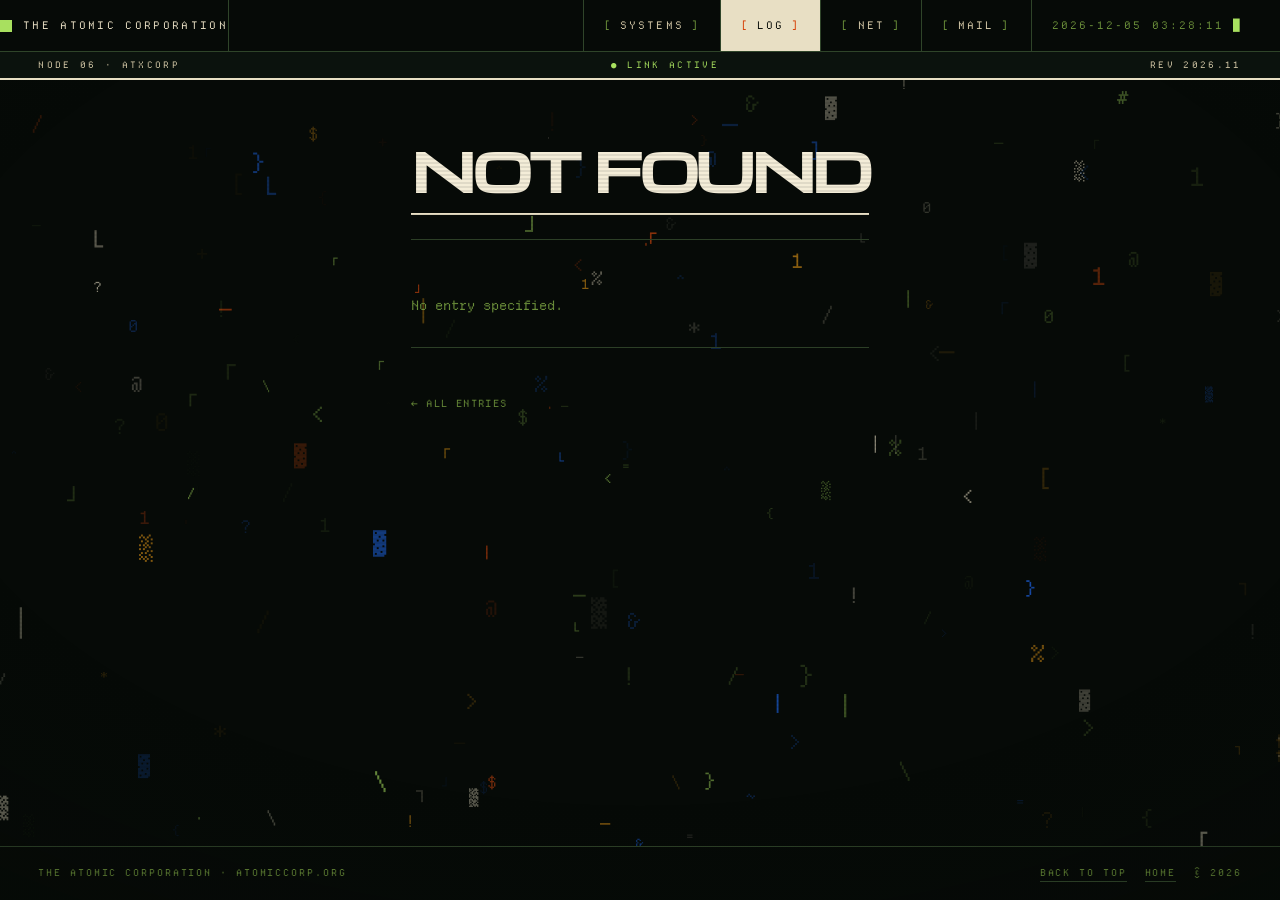
<file: articles/article.html>
<!DOCTYPE html>
<html lang="en">
<head>
<meta charset="UTF-8">
<meta name="viewport" content="width=device-width, initial-scale=1">
<title>Entry — The Atomic Corporation</title>
<meta name="description" content="A note from the workshop.">
<meta name="theme-color" content="#f2e6c9">
<link rel="icon" href="../images/favicon.ico" sizes="any">
<link rel="preload" href="../assets/fonts/Michroma-UltraAlt.woff2" as="font" type="font/woff2" crossorigin>
<link rel="stylesheet" href="../assets/site.css">
<script>document.documentElement.className+=" js";</script>
</head>
<body>
<canvas id="glyphs" aria-hidden="true"></canvas>
<div class="vignette" aria-hidden="true"></div>
<a class="skip" href="#main">Skip to content</a>

<header class="bar">
    <div class="bar-main">
        <div class="bar-mark">
            <span class="blip"></span>
            <b data-scramble="THE ATOMIC CORPORATION">THE ATOMIC CORPORATION</b>
        </div>
        <nav class="bar-nav" aria-label="Primary">
            <a href="../index.html#systems"><span class="br">[</span><span data-scramble="SYSTEMS">SYSTEMS</span><span class="br">]</span></a>
            <a href="../articles/" aria-current="page"><span class="br">[</span><span data-scramble="LOG">LOG</span><span class="br">]</span></a>
            <a href="../cloud/"><span class="br">[</span><span data-scramble="NET">NET</span><span class="br">]</span></a>
            <a href="../contact/"><span class="br">[</span><span data-scramble="MAIL">MAIL</span><span class="br">]</span></a>
        </nav>
        <div class="bar-clock"><span data-clock>----</span><span class="cur">&#9608;</span></div>
        <button class="bar-toggle" type="button" aria-expanded="false" aria-controls="main">MENU</button>
    </div>
    <div class="bar-sub" aria-hidden="true">
        <span>NODE 06 &middot; ATXCORP</span>
        <span class="live">&#9679; LINK ACTIVE</span>
        <span>REV 2026.11</span>
    </div>
</header>

<main id="main">
    <div class="shell shell--doc">
        <div class="page-head" style="border-bottom:0;padding-bottom:0">
            <h1 id="title" style="font-size:clamp(28px,4.2vw,58px);line-height:0.95">Loading&hellip;</h1>
        </div>

        <div style="padding:18px 0 60px">
            <div id="meta" class="article-meta" hidden></div>
            <div id="article" class="doc"></div>
            <p id="fallback" class="empty" hidden></p>
            <p class="note-line" style="margin-top:36px">
                <a href="./" style="border-bottom:1px solid var(--vermilion)">&larr; All entries</a>
            </p>
        </div>
    </div>
</main>

<footer class="foot">
    <span>The Atomic Corporation &middot; atomiccorp.org</span>
    <div class="set">
        <a href="#top">Back to top</a>
        <a href="../index.html">Home</a>
        <span>&copy; 2026</span>
    </div>
</footer>

<div class="scanlines" aria-hidden="true"></div>
<script src="../assets/site.js"></script>
<script>
(function () {
    var titleEl = document.getElementById("title");
    var metaEl = document.getElementById("meta");
    var bodyEl = document.getElementById("article");
    var fallbackEl = document.getElementById("fallback");
    var id = new URLSearchParams(window.location.search).get("id");

    function esc(s) {
        return String(s == null ? "" : s).replace(/[&<>"']/g, function (c) {
            return { "&": "&amp;", "<": "&lt;", ">": "&gt;", '"': "&quot;", "'": "&#39;" }[c];
        });
    }

    function markdown(md) {
        var fences = [];
        var src = String(md).replace(/```(\w*)\r?\n([\s\S]*?)```/g, function (m, lang, code) {
            fences.push(code.replace(/\n$/, ""));
            return "\u0001FENCE" + (fences.length - 1) + "\u0001";
        });

        var html = esc(src);
        html = html.replace(/!\[([^\]]*)\]\(([^)]+)\)/g, '<img src="$2" alt="$1">');
        html = html.replace(/\[([^\]]+)\]\(([^)]+)\)/g, '<a href="$2" target="_blank" rel="noopener">$1</a>');
        html = html.replace(/`([^`]+)`/g, "<code>$1</code>");
        html = html.replace(/\*\*\*(.+?)\*\*\*/g, "<em><strong>$1</strong></em>");
        html = html.replace(/\*\*(.+?)\*\*/g, "<strong>$1</strong>");
        html = html.replace(/\*(.+?)\*/g, "<em>$1</em>");
        html = html.replace(/^---+$/gm, "<hr>");
        html = html.replace(/^&gt;\s?(.*)$/gm, function (m, c) { return c ? "<blockquote><p>" + c + "</p></blockquote>" : ""; });
        html = html.replace(/^#### (.+)$/gm, "<h3>$1</h3>");
        html = html.replace(/^### (.+)$/gm, "<h3>$1</h3>");
        html = html.replace(/^## (.+)$/gm, "<h2>$1</h2>");
        html = html.replace(/^# (.+)$/gm, "<h2>$1</h2>");

        html = html.replace(/(?:^|\n)((?:[ \t]*\d+\.[ \t]+.+\r?\n?)+)/g, function (m, block) {
            var items = block.trim().split(/\r?\n/).map(function (l) {
                return "<li>" + l.replace(/^[ \t]*\d+\.[ \t]+/, "") + "</li>";
            }).join("");
            return "\n<ol>" + items + "</ol>\n";
        });

        html = html.replace(/(?:^|\n)((?:[ \t]*[-*][ \t]+.+\r?\n?)+)/g, function (m, block) {
            var items = block.trim().split(/\r?\n/).map(function (l) {
                return "<li>" + l.replace(/^[ \t]*[-*][ \t]+/, "") + "</li>";
            }).join("");
            return "\n<ul>" + items + "</ul>\n";
        });

        html = html.replace(/\u0001FENCE(\d+)\u0001/g, '<pre data-fence="$1"></pre>');

        var out = [];
        html.split("\n").forEach(function (line) {
            var t = line.trim();
            var block = /^<(h[1-4]|ul|ol|li|blockquote|pre|hr|img|table)/.test(t) ||
                /^<\/(ul|ol|blockquote|pre)>/.test(t) ||
                t === "" || /^<li>/.test(t);
            out.push(block ? line : "<p>" + t + "</p>");
        });

        return out.join("\n").replace(/<pre data-fence="(\d+)"><\/pre>/g, function (m, i) {
            return "<pre><code>" + esc(fences[Number(i)]) + "</code></pre>";
        });
    }

    function longDate(iso) {
        var d = new Date(iso);
        if (isNaN(d)) return iso || "";
        return d.toLocaleDateString("en-US", { year: "numeric", month: "long", day: "numeric" });
    }

    function show(article) {
        document.title = article.title + " — The Atomic Corporation";
        titleEl.textContent = article.title;
        var tags = (article.tags || []).join(" \u00b7 ");
        metaEl.innerHTML = "<span>" + esc(longDate(article.date)) + "</span><span>Entry</span>" +
            (tags ? '<span class="tags">' + esc(tags) + "</span>" : "");
        metaEl.hidden = false;
        bodyEl.innerHTML = markdown(article.content || "");
    }

    function fail(msg) {
        titleEl.textContent = "Not found";
        fallbackEl.hidden = false;
        fallbackEl.innerHTML = msg;
    }

    if (!id) { fail("No entry specified."); return; }

    fetch("/api/articles/" + encodeURIComponent(id))
        .then(function (r) { if (!r.ok) throw 0; return r.json(); })
        .then(show)
        .catch(function () {
            return fetch("data/articles.json")
                .then(function (r) { if (!r.ok) throw 0; return r.json(); })
                .then(function (list) {
                    var found = (list || []).filter(function (a) { return a.id === id; })[0];
                    if (!found) throw 0;
                    show(found);
                })
                .catch(function () { fail("That entry does not exist."); });
        });
})();
</script>
</body>
</html>
</file>
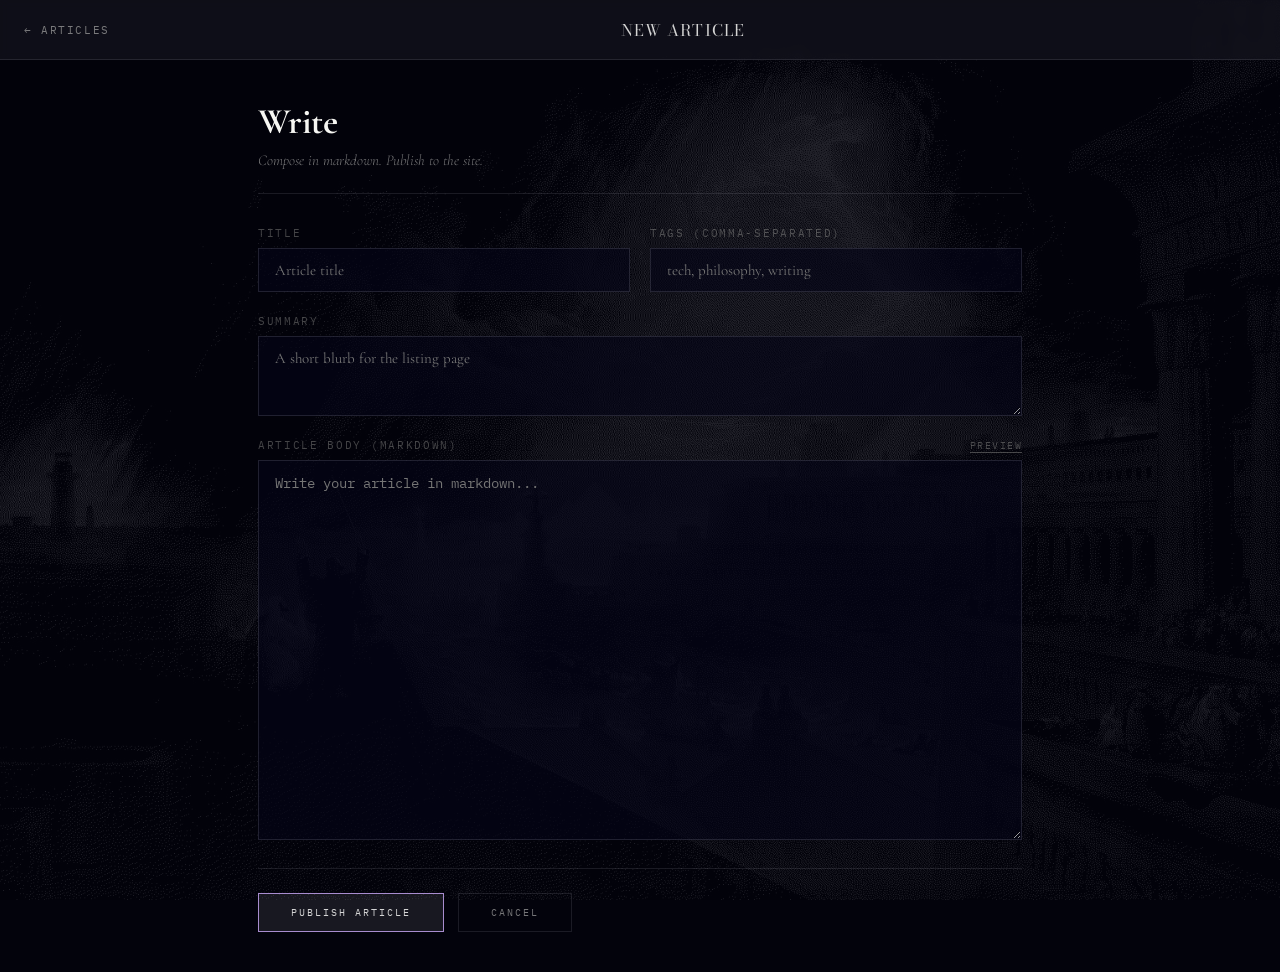
<file: articles/editor.html>
<!DOCTYPE html>
<html lang="en">
<head>
<meta charset="UTF-8">
<meta name="viewport" content="width=device-width, initial-scale=1.0">
<title>New Article · The Atomic Corporation</title>
<link rel="preconnect" href="https://fonts.googleapis.com">
<link rel="preconnect" href="https://fonts.gstatic.com" crossorigin>
<link href="https://fonts.googleapis.com/css2?family=Cormorant+Garamond:wght@300;400;500;600;700&family=IBM+Plex+Mono:wght@300;400;500&display=swap" rel="stylesheet">
<link href="https://fonts.googleapis.com/css2?family=Bodoni+Moda:ital,opsz,wght@0,6..96,400..900;1,6..96,400..900&display=swap" rel="stylesheet">
<style>
*, *::before, *::after { box-sizing: border-box; margin: 0; padding: 0; }

:root {
  --theme-hue: 240;
  --theme-bg-saturation: 60%;
  --theme-bg-lightness: 3%;
  --theme-panel-saturation: 22%;
  --theme-panel-lightness: 10%;
  --theme-accent-saturation: 18%;
  --theme-accent-lightness: 78%;
  --theme-text-saturation: 0%;
  --theme-text-lightness: 83%;

  --bg: hsl(var(--theme-hue) var(--theme-bg-saturation) var(--theme-bg-lightness));
  --panel: hsla(var(--theme-hue) var(--theme-panel-saturation) var(--theme-panel-lightness) / 0.70);
  --panel-strong: hsla(var(--theme-hue) var(--theme-panel-saturation) calc(var(--theme-panel-lightness) + 1%) / 0.95);
  --panel-soft: hsla(var(--theme-hue) var(--theme-panel-saturation) calc(var(--theme-panel-lightness) + 2%) / 0.45);
  --surface-hover: hsla(var(--theme-hue) var(--theme-accent-saturation) calc(var(--theme-accent-lightness) + 10%) / 0.06);
  --surface-soft: hsla(var(--theme-hue) var(--theme-accent-saturation) calc(var(--theme-accent-lightness) + 12%) / 0.04);
  --border: hsla(var(--theme-hue) var(--theme-accent-saturation) var(--theme-accent-lightness) / 0.13);
  --border-hover: hsla(var(--theme-hue) var(--theme-accent-saturation) calc(var(--theme-accent-lightness) + 8%) / 0.28);
  --cream: hsl(var(--theme-hue) var(--theme-text-saturation) var(--theme-text-lightness));
  --cream-dim: hsla(var(--theme-hue) calc(var(--theme-text-saturation) - 4%) calc(var(--theme-text-lightness) - 1%) / 0.55);
  --cream-muted: hsla(var(--theme-hue) calc(var(--theme-text-saturation) - 8%) calc(var(--theme-text-lightness) - 3%) / 0.32);
  --white: hsl(var(--theme-hue) calc(var(--theme-text-saturation) - 21%) calc(var(--theme-text-lightness) + 13%));
  --mono: 'IBM Plex Mono', monospace;
  --serif: 'Cormorant Garamond', Georgia, serif;
  --accent: #a88ccf;
  --input-border: hsla(var(--theme-hue) var(--theme-accent-saturation) calc(var(--theme-accent-lightness) + 6%) / 0.14);
  --input-bg: hsla(var(--theme-hue) var(--theme-bg-saturation) calc(var(--theme-bg-lightness) + 3%) / 0.65);
}

html, body { height: 100%; }

body {
  font-family: var(--serif);
  color: var(--cream);
  min-height: 100vh;
  overflow-x: hidden;
  -webkit-font-smoothing: antialiased;
  background-color: var(--bg);
}

body::before {
  content: "";
  position: fixed;
  top: 0;
  left: 0;
  width: 100%;
  height: 100%;
  background-image: url('../images/7Plague.jpg');
  background-position: bottom;
  background-size: cover;
  opacity: 0.12;
  z-index: -1;
}

.nav-bar {
  display: flex;
  align-items: center;
  justify-content: space-between;
  padding: 0 24px;
  height: 60px;
  border-bottom: 1px solid var(--border);
  background: var(--panel);
  backdrop-filter: blur(4px);
  -webkit-backdrop-filter: blur(4px);
}

.nav-bar a {
  text-decoration: none;
  color: var(--cream-dim);
  font-family: var(--mono);
  font-size: 10.5px;
  letter-spacing: 0.15em;
  text-transform: uppercase;
  transition: color 0.15s;
}

.nav-bar a:hover { color: var(--cream); }

/* ── EDITOR ── */
.editor-wrapper {
  max-width: 820px;
  margin: 0 auto;
  padding: 40px 28px;
}

.editor-header {
  margin-bottom: 32px;
  padding-bottom: 24px;
  border-bottom: 1px solid var(--border);
}

.editor-header h1 {
  font-family: var(--serif);
  font-size: clamp(24px, 3.5vw, 36px);
  font-weight: 700;
  color: var(--white);
  margin-bottom: 8px;
}

.editor-header p {
  font-family: var(--serif);
  font-size: 15px;
  font-weight: 300;
  font-style: italic;
  color: var(--cream-dim);
}

.form-group {
  display: grid;
  gap: 8px;
  margin-bottom: 22px;
}

.form-group label {
  font-family: var(--mono);
  font-size: 10.5px;
  color: var(--cream-muted);
  letter-spacing: 0.16em;
  text-transform: uppercase;
}

.form-group input,
.form-group textarea,
.form-group select {
  width: 100%;
  padding: 12px 16px;
  border: 1px solid var(--input-border);
  background: var(--input-bg);
  color: var(--cream);
  font-family: var(--serif);
  font-size: 15px;
  transition: border-color 0.15s;
}

.form-group input:focus,
.form-group textarea:focus {
  outline: none;
  border-color: var(--accent);
}

.form-group textarea {
  resize: vertical;
  min-height: 80px;
}

.form-group textarea#content {
  min-height: 380px;
  font-family: var(--mono);
  font-size: 13.5px;
  line-height: 1.6;
}

.form-row {
  display: grid;
  grid-template-columns: 1fr 1fr;
  gap: 20px;
}

.editor-actions {
  display: flex;
  gap: 14px;
  margin-top: 28px;
  padding-top: 24px;
  border-top: 1px solid var(--border);
  align-items: center;
}

.btn-primary {
  font-family: var(--mono);
  font-size: 10px;
  letter-spacing: 0.2em;
  text-transform: uppercase;
  color: var(--cream);
  background: hsla(var(--theme-hue) var(--theme-accent-saturation) calc(var(--theme-accent-lightness) + 8%) / 0.1);
  border: 1px solid var(--accent);
  padding: 12px 32px;
  cursor: pointer;
  transition: all 0.18s;
}

.btn-primary:hover {
  background: hsla(var(--theme-hue) var(--theme-accent-saturation) calc(var(--theme-accent-lightness) + 8%) / 0.2);
  border-color: var(--cream-dim);
}

.btn-secondary {
  font-family: var(--mono);
  font-size: 10px;
  letter-spacing: 0.2em;
  text-transform: uppercase;
  color: var(--cream-dim);
  background: none;
  border: 1px solid var(--border);
  padding: 12px 32px;
  cursor: pointer;
  text-decoration: none;
  transition: all 0.18s;
}

.btn-secondary:hover {
  border-color: var(--border-hover);
  color: var(--cream);
  background: var(--surface-soft);
}

.editor-status {
  font-family: var(--mono);
  font-size: 9.5px;
  color: var(--cream-muted);
  margin-left: auto;
  letter-spacing: 0.1em;
}

.editor-status.success { color: #8fbf7a; }
.editor-status.error { color: #bf7a7a; }

/* ── PREVIEW ── */
.preview-toggle {
  font-family: var(--mono);
  font-size: 9.5px;
  color: var(--cream-muted);
  cursor: pointer;
  letter-spacing: 0.15em;
  text-transform: uppercase;
  text-decoration: underline;
  text-underline-offset: 3px;
  text-decoration-thickness: 0.5px;
  transition: color 0.15s;
}

.preview-toggle:hover { color: var(--cream); }

.preview-pane {
  display: none;
  border: 1px solid var(--border);
  padding: 24px;
  margin-bottom: 22px;
  background: var(--panel-soft);
  font-family: var(--serif);
  font-size: 16px;
  line-height: 1.8;
  color: var(--cream-dim);
}

.preview-pane.active { display: block; }

.preview-pane h1, .preview-pane h2, .preview-pane h3 {
  color: var(--cream);
  font-weight: 600;
  margin-top: 1.2em;
  margin-bottom: 0.5em;
}

.preview-pane pre {
  background: var(--panel);
  padding: 12px 16px;
  border: 1px solid var(--border);
  font-family: var(--mono);
  font-size: 13px;
  overflow-x: auto;
}

.preview-pane code {
  font-family: var(--mono);
  font-size: 13px;
  background: var(--surface-soft);
  padding: 1px 4px;
}

.preview-pane blockquote {
  border-left: 2px solid var(--accent);
  padding-left: 16px;
  margin: 1em 0;
  font-style: italic;
}

/* ── RESPONSIVE ── */
@media (max-width: 600px) {
  .form-row { grid-template-columns: 1fr; }
  .editor-wrapper { padding: 24px 16px; }
  .editor-actions { flex-wrap: wrap; }
}
</style>
</head>
<body>

<div class="nav-bar">
  <a href="/articles/">&larr; Articles</a>
  <span class="nav-bar-title" style="font-family:'Bodoni Moda',serif;font-size:16px;color:var(--cream);letter-spacing:0.07em;text-transform:uppercase;">New Article</span>
  <span></span>
</div>

<div class="editor-wrapper">
  <div class="editor-header">
    <h1>Write</h1>
    <p>Compose in markdown. Publish to the site.</p>
  </div>

  <form id="article-form" onsubmit="return false;">
    <div class="form-row">
      <div class="form-group">
        <label for="title">Title</label>
        <input type="text" id="title" name="title" placeholder="Article title" required>
      </div>
      <div class="form-group">
        <label for="tags">Tags (comma-separated)</label>
        <input type="text" id="tags" name="tags" placeholder="tech, philosophy, writing">
      </div>
    </div>

    <div class="form-group">
      <label for="summary">Summary</label>
      <textarea id="summary" name="summary" placeholder="A short blurb for the listing page"></textarea>
    </div>

    <div class="form-group" style="position:relative;">
      <div style="display:flex;justify-content:space-between;align-items:center;">
        <label for="content">Article Body (Markdown)</label>
        <span class="preview-toggle" id="preview-toggle">Preview</span>
      </div>
      <textarea id="content" name="content" placeholder="Write your article in markdown..."></textarea>
    </div>

    <div class="preview-pane" id="preview-pane"></div>

    <div class="editor-actions">
      <button class="btn-primary" id="save-btn" type="button">Publish Article</button>
      <a class="btn-secondary" href="index.html">Cancel</a>
      <span class="editor-status" id="editor-status"></span>
    </div>
  </form>
</div>

<script>
// Lightweight markdown → HTML for preview
function renderPreview(md) {
  let h = md
    .replace(/&/g, '&amp;').replace(/</g, '&lt;').replace(/>/g, '&gt;');
  h = h.replace(/!\[([^\]]*)\]\(([^)]+)\)/g, '<img src="$2" alt="$1">');
  h = h.replace(/\[([^\]]+)\]\(([^)]+)\)/g, '<a href="$2">$1</a>');
  h = h.replace(/`([^`]+)`/g, '<code>$1</code>');
  h = h.replace(/\*\*\*(.+?)\*\*\*/g, '<em><strong>$1</strong></em>');
  h = h.replace(/\*\*(.+?)\*\*/g, '<strong>$1</strong>');
  h = h.replace(/\*(.+?)\*/g, '<em>$1</em>');
  h = h.replace(/^### (.+)$/gm, '<h3>$1</h3>');
  h = h.replace(/^## (.+)$/gm, '<h2>$1</h2>');
  h = h.replace(/^# (.+)$/gm, '<h1>$1</h1>');
  h = h.replace(/`{3}(\w*)\n?([\s\S]*?)`{3}/g, '<pre><code>$2</code></pre>');
  h = h.replace(/^&gt;\s?(.*)$/gm, '<blockquote>$1</blockquote>');
  h = h.replace(/^[-*]\s+(.+)$/gm, '<li>$1</li>');
  h = h.replace(/(<li>.*<\/li>\n?)+/g, '<ul>$&</ul>');
  h = h.replace(/^---+\s*$/gm, '<hr>');
  return h;
}

// ── Preview toggle ──
const previewToggle = document.getElementById('preview-toggle');
const previewPane = document.getElementById('preview-pane');
const contentArea = document.getElementById('content');

previewToggle.addEventListener('click', () => {
  if (previewPane.classList.contains('active')) {
    previewPane.classList.remove('active');
    previewToggle.textContent = 'Preview';
  } else {
    previewPane.innerHTML = renderPreview(contentArea.value) || '<p style="color:var(--cream-muted);font-style:italic;">Nothing to preview.</p>';
    previewPane.classList.add('active');
    previewToggle.textContent = 'Hide Preview';
  }
});

// ── Save article ──
const saveBtn = document.getElementById('save-btn');
const statusEl = document.getElementById('editor-status');

function slugify(text) {
  return text.toLowerCase().replace(/[^a-z0-9]+/g, '-').replace(/^-|-$/g, '') || 'untitled';
}

saveBtn.addEventListener('click', async () => {
  const title = document.getElementById('title').value.trim();
  const summary = document.getElementById('summary').value.trim();
  const tagsRaw = document.getElementById('tags').value.trim();
  const content = contentArea.value.trim();

  if (!title || !content) {
    statusEl.textContent = 'Title and content are required.';
    statusEl.className = 'editor-status error';
    return;
  }

  const article = {
    id: slugify(title) + '-' + Date.now().toString(36),
    title,
    date: new Date().toISOString().split('T')[0],
    tags: tagsRaw ? tagsRaw.split(',').map(t => t.trim().toLowerCase()).filter(Boolean) : [],
    summary,
    content
  };

  statusEl.textContent = 'Saving...';
  statusEl.className = 'editor-status';

  // Try the FastAPI backend first
  try {
    const resp = await fetch('/api/articles', {
      method: 'POST',
      headers: { 'Content-Type': 'application/json' },
      body: JSON.stringify(article)
    });
    if (resp.ok) {
      statusEl.textContent = 'Article published!';
      statusEl.className = 'editor-status success';
      setTimeout(() => { window.location.href = 'article.html?id=' + encodeURIComponent(article.id); }, 800);
      return;
    }
    throw new Error('API not available');
  } catch (e) {
    // Fallback: save to a downloadable JSON blob
    // Also save to localStorage so it persists in-browser
    try {
      const existing = JSON.parse(localStorage.getItem('ac_articles') || '[]');
      existing.push(article);
      localStorage.setItem('ac_articles', JSON.stringify(existing));
    } catch (e) { /* localStorage may be full */ }

    // Offer as download
    const blob = new Blob([JSON.stringify(article, null, 2)], { type: 'application/json' });
    const a = document.createElement('a');
    a.href = URL.createObjectURL(blob);
    a.download = article.id + '.json';
    a.click();
    URL.revokeObjectURL(a.href);

    statusEl.textContent = 'Saved. Downloaded as ' + a.download + '. Run build.py to add to site.';
    statusEl.className = 'editor-status success';
  }
});
</script>
</body>
</html>
</file>
<file: assets/site.css>
@font-face {
    font-family: "Departure Mono";
    src: url("fonts/DepartureMono-Regular.woff2") format("woff2");
    font-weight: 400;
    font-style: normal;
    font-display: swap;
}

@font-face {
    font-family: "Michroma Ultra Alt";
    src: url("fonts/Michroma-UltraAlt.woff2") format("woff2");
    font-weight: 400 900;
    font-style: normal;
    font-display: swap;
}
@font-face {
    font-family: "Michroma Ultra";
    src: url("fonts/Michroma-Ultra.woff2") format("woff2");
    font-weight: 400 900;
    font-style: normal;
    font-display: swap;
}

@font-face {
    font-family: "Bodoni Moda";
    src: url("fonts/BodoniModa-Roman.woff2") format("woff2");
    font-weight: 400 900;
    font-style: normal;
    font-display: swap;
}

@font-face {
    font-family: "Bodoni Moda";
    src: url("fonts/BodoniModa-Italic.woff2") format("woff2");
    font-weight: 400 900;
    font-style: italic;
    font-display: swap;
}

@font-face {
    font-family: "Pinyon Script";
    src: url("fonts/PinyonScript-Regular.woff2") format("woff2");
    font-weight: 400;
    font-style: normal;
    font-display: swap;
}

:root {
    --void: #060a07;
    --void-2: #0b120d;
    --void-3: #111b14;
    --green: #1c2b1c;
    --green-2: #2f4429;
    --olive: #4a5a22;
    --acid: #a8e05f;
    --moss: #6b8f3a;

    --paper: #e8dfc4;
    --paper-2: #d6caa9;
    --paper-3: #f4edd8;
    --ink: #060a07;

    --orange: #ff5510;
    --orange-dk: #d63f06;
    --amber: #f0a018;
    --blue: #1f6fff;
    --blue-dk: #0b46c4;
    --red: #ff2d2d;

    --display: "Michroma Ultra Alt", "Arial Narrow", Impact, sans-serif;
    --serif: "Bodoni Moda", Georgia, serif;
    --script: "Pinyon Script", cursive;
    --mono: "Departure Mono", ui-monospace, Menlo, monospace;

    --pad: clamp(16px, 3vw, 44px);
    --max: 1460px;
}

*,
*::before,
*::after {
    box-sizing: border-box;
    margin: 0;
    padding: 0;
}

html {
    -webkit-text-size-adjust: 100%;
    scroll-behavior: smooth;
    scrollbar-color: var(--orange) var(--void);
    scrollbar-width: thin;
    background: var(--void);
}

body {
    display: flex;
    flex-direction: column;
    min-height: 100vh;
    background: var(--void);
    color: var(--paper);
    font-family: var(--mono);
    font-size: 15px;
    line-height: 1.6;
    overflow-x: hidden;
    -webkit-font-smoothing: antialiased;
}

::selection {
    background: var(--orange);
    color: var(--void);
}

:focus-visible {
    outline: 2px solid var(--acid);
    outline-offset: 3px;
}

a {
    color: inherit;
    text-decoration: none;
}

img,
svg,
canvas {
    display: block;
    max-width: 100%;
}

main {
    display: flex;
    flex-direction: column;
    flex: 1 0 auto;
    position: relative;
    z-index: 2;
}

.skip {
    position: absolute;
    left: 0;
    top: -80px;
    z-index: 999;
    padding: 12px 18px;
    background: var(--acid);
    color: var(--void);
    font-size: 11px;
    letter-spacing: 0.16em;
    text-transform: uppercase;
}

.skip:focus {
    top: 0;
}

/* ── global fixed layers ──────────────────────────────────── */

#glyphs {
    position: fixed;
    inset: 0;
    width: 100%;
    height: 100%;
    z-index: 1;
    pointer-events: none;
}

#heroGlyphs {
    position: absolute;
    inset: 0;
    width: 100%;
    height: 100%;
    z-index: 2;
    pointer-events: none;
}

.scanlines {
    position: fixed;
    inset: 0;
    z-index: 60;
    pointer-events: none;
    background-image: repeating-linear-gradient(
        to bottom,
        rgba(0, 0, 0, 0) 0px,
        rgba(0, 0, 0, 0) 2px,
        rgba(0, 0, 0, 0.28) 3px,
        rgba(0, 0, 0, 0) 4px
    );
    mix-blend-mode: multiply;
    opacity: 0.55;
}

.vignette {
    position: fixed;
    inset: 0;
    z-index: 55;
    pointer-events: none;
    background: radial-gradient(125% 105% at 50% 42%, rgba(6, 10, 7, 0) 45%, rgba(6, 10, 7, 0.45) 100%);
}

/* ── navbar ───────────────────────────────────────────────── */

.bar {
    position: sticky;
    top: 0;
    z-index: 90;
    background: var(--void);
    border-bottom: 2px solid var(--paper);
    font-size: 10.5px;
    letter-spacing: 0.2em;
    text-transform: uppercase;
}

.bar-main {
    display: flex;
    align-items: stretch;
    min-height: 52px;
    border-bottom: 1px solid var(--green-2);
}

.bar-mark {
    display: flex;
    align-items: center;
    gap: 11px;
    padding: 0 px 0 var(--pad);
    border-right: 1px solid var(--green-2);
    
}

.bar-mark .blip {
    width: 12px;
    height: 12px;
    background: var(--acid);
    animation: blip 2.4s steps(1) infinite;
    flex: none;
}

@keyframes blip {
    0%, 46% { background: var(--acid); }
    47%, 55% { background: var(--orange); }
    56%, 100% { background: var(--acid); }
}

.bar-mark b {
    font-weight: 400;
    letter-spacing: 0.22em;
}

.bar-nav {
    display: flex;
    margin-left: auto;
}

.bar-nav a {
    position: relative;
    display: flex;
    align-items: center;
    gap: 7px;
    padding: 0 20px;
    border-left: 1px solid var(--green-2);
    color: var(--paper-2);
    transition: color 0.12s ease, background 0.12s ease;
}

.bar-nav a .br {
    color: var(--moss);
    transition: color 0.12s ease;
}

.bar-nav a:hover {
    background: var(--orange);
    color: var(--void);
}

.bar-nav a:hover .br {
    color: var(--void);
}

.bar-nav a[aria-current="page"] {
    background: var(--paper);
    color: var(--void);
}

.bar-nav a[aria-current="page"] .br {
    color: var(--orange-dk);
}

.bar-clock {
    display: flex;
    align-items: center;
    gap: 8px;
    padding: 0 var(--pad) 0 20px;
    border-left: 1px solid var(--green-2);
    color: var(--moss);
    font-variant-numeric: tabular-nums;
    white-space: nowrap;
}

.bar-clock .cur {
    color: var(--acid);
    animation: cur 1.1s steps(1) infinite;
}

@keyframes cur {
    0%, 49% { opacity: 1; }
    50%, 100% { opacity: 0; }
}

.bar-sub {
    display: flex;
    align-items: center;
    justify-content: space-between;
    gap: 20px;
    min-height: 26px;
    padding: 0 var(--pad);
    font-size: 9px;
    letter-spacing: 0.26em;
    color: var(--moss);
    background: var(--void-2);
    overflow: hidden;
    white-space: nowrap;
}

.bar-sub span {
    color: var(--paper-2);
}

.bar-sub .live {
    color: var(--acid);
}

.bar-toggle {
    display: none;
    align-items: center;
    justify-content: center;
    width: 56px;
    border: 0;
    border-left: 1px solid var(--green-2);
    background: transparent;
    color: var(--paper);
    font-family: var(--mono);
    font-size: 10.5px;
    letter-spacing: 0.14em;
    cursor: pointer;
}

/* ── shell ────────────────────────────────────────────────── */

.shell {
    max-width: var(--max);
    margin: 0 auto;
    padding: 0 var(--pad);
    position: relative;
    z-index: 2;
}

.shell--doc {
    max-width: 1060px;
}

/* ── hero ─────────────────────────────────────────────────── */

.hero {
    position: relative;
    overflow: hidden;
    min-height: min(92vh, 880px);
    display: flex;
    align-items: center;
    border-bottom: 2px solid var(--paper);
    background: var(--void);
    isolation: isolate;
}

.hero-art {
    position: absolute;
    inset: 0;
    z-index: 0;
    background-image: url("../images/7Plague.jpg");
    background-size: cover;
    background-position: center 35%;
    opacity: 0.32;
    filter: contrast(1.4) brightness(0.45) hue-rotate(38deg) saturate(1.4);
    mix-blend-mode: screen;
}

.hero-art::after {
    content: "";
    position: absolute;
    inset: 0;
    background: radial-gradient(90% 80% at 50% 50%, rgba(6, 10, 7, 0.15) 0%, rgba(6, 10, 7, 0.92) 78%);
}

#globe {
    position: absolute;
    inset: 0;
    width: 100%;
    height: 100%;
    z-index: 1;
}

.hero-grid > div:first-child {
    position: relative;
}

.hero-grid > div:first-child::before {
    content: "";
    position: absolute;
    inset: -40px -60px -40px -60px;
    z-index: -1;
    background: radial-gradient(64% 74% at 34% 50%, rgba(6, 10, 7, 0.82) 0%, rgba(6, 10, 7, 0.42) 58%, rgba(6, 10, 7, 0) 100%);
    pointer-events: none;
}

.hero-grid {
    position: relative;
    z-index: 3;
    display: grid;
    grid-template-columns: minmax(0, 1.15fr) minmax(0, 0.85fr);
    gap: clamp(18px, 3vw, 48px);
    align-items: end;
    width: 100%;
    padding: clamp(40px, 7vw, 90px) 0 clamp(30px, 4vw, 54px);
}

.mast-kicker {
    display: inline-flex;
    align-items: center;
    gap: 10px;
    margin-bottom: 14px;
    font-size: 10px;
    letter-spacing: 0.3em;
    text-transform: uppercase;
    color: var(--acid);
}

.mast-kicker .sq {
    width: 8px;
    height: 8px;
    background: var(--orange);
}

h1.mast {
    position: relative;
    font-family: var(--display);
    font-weight: 400;
    font-size: clamp(26px, 8.6vw, 124px);
    line-height: 0.84;
    letter-spacing: -0.015em;
    text-transform: uppercase;
    color: var(--paper-3);
    margin: 0;
    text-shadow: 0 0 40px rgba(168, 224, 95, 0.18);
}

h1.mast .l2 {
    display: block;
    color: var(--orange);
}

h1.mast.glitch {
    animation: hshift 7s steps(1) infinite;
}

@keyframes hshift {
    0%, 92%, 100% { transform: translate(0, 0); }
    93% { transform: translate(-3px, 1px); }
    94% { transform: translate(3px, -1px); }
    95% { transform: translate(-2px, 0); }
    96% { transform: translate(0, 0); }
}

.script-line {
    font-family: var(--script);
    font-size: clamp(26px, 3.8vw, 50px);
    line-height: 1;
    color: var(--paper);
    margin: 0.12em 0 0 0.05em;
    transform: rotate(-1.6deg);
    transform-origin: left center;
}

.script-line .dot {
    color: var(--orange);
}

.hero-rule {
    height: 1px;
    background: var(--orange);
    margin: 20px 0 16px;
    max-width: 380px;
}

.hero-line {
    font-family: var(--serif);
    font-size: clamp(17px, 1.4vw, 19px);
    line-height: 1.45;
    color: whitesmoke;
    max-width: 42ch;
}

.hero-actions {
    display: flex;
    flex-wrap: wrap;
    gap: 10px;
    margin-top: 24px;
}

/* hero side rail */

.hero-rail {
    align-self: end;
    justify-self: end;
    text-align: right;
    font-size: 9.5px;
    letter-spacing: 0.22em;
    text-transform: uppercase;
    color: var(--moss);
    line-height: 2.1;
}

.hero-rail b {
    display: block;
    font-weight: 400;
    color: var(--acid);
    font-size: 28px;
    letter-spacing: 0.04em;
    line-height: 1;
    margin-bottom: 6px;
}

/* ── buttons ──────────────────────────────────────────────── */

.btn {
    position: relative;
    display: inline-flex;
    align-items: center;
    gap: 12px;
    min-height: 46px;
    padding: 0 20px;
    border: 1px solid var(--paper);
    font-family: var(--mono);
    font-size: 10.5px;
    line-height: 1;
    letter-spacing: 0.18em;
    text-transform: uppercase;
    color: var(--paper);
    background: rgba(6, 10, 7, 0.55);
    cursor: pointer;
    transition: background 0.14s ease, color 0.14s ease, border-color 0.14s ease;
}

.btn .k {
    color: var(--orange);
}

.btn:hover {
    background: var(--acid);
    border-color: var(--acid);
    color: var(--void);
}

.btn:hover .k {
    color: var(--void);
}

.btn-fill {
    background: var(--orange);
    border-color: var(--orange);
    color: var(--void);
}

.btn-fill .k {
    color: var(--void);
}

.btn-fill:hover {
    background: var(--paper);
    border-color: var(--paper);
}

/* ── floppy disks ─────────────────────────────────────────── */

.floppy {
    position: absolute;
    z-index: 2;
    width: clamp(90px, 11vw, 170px);
    image-rendering: pixelated;
    pointer-events: none;
    opacity: 0.95;
    filter: drop-shadow(0 0 6px rgba(168, 224, 95, 0.18));
}

.floppy-a {
    top: 6%;
    right: 3%;
    transform: rotate(8deg);
    animation: bob 9s ease-in-out infinite;
}

.floppy-b {
    bottom: 10%;
    right: 8%;
    transform: rotate(-11deg) scale(0.72);
    animation: bob 11s ease-in-out infinite reverse;
}

@keyframes bob {
    0%, 100% { translate: 0 0; }
    50% { translate: 0 -14px; }
}

/* ── horizontal interference bands ────────────────────────── */

.bands {
    position: absolute;
    inset: 0;
    z-index: 1;
    pointer-events: none;
    overflow: hidden;
}

.bands i {
    position: absolute;
    left: 0;
    right: 0;
    height: 1px;
    background: var(--acid);
    opacity: 0.28;
    animation: sweep 9s linear infinite;
}

.bands i:nth-child(1) { top: 22%; animation-delay: 0s; }
.bands i:nth-child(2) { top: 48%; animation-delay: -2s; height: 2px; background: var(--orange); }
.bands i:nth-child(3) { top: 71%; animation-delay: -4s; }
.bands i:nth-child(4) { display: none; }

@keyframes sweep {
    0% { transform: translateX(-30%) scaleX(0.4); opacity: 0; }
    12% { opacity: 0.6; }
    50% { transform: translateX(0) scaleX(1); opacity: 0.35; }
    88% { opacity: 0.6; }
    100% { transform: translateX(30%) scaleX(0.4); opacity: 0; }
}

/* ── sections ─────────────────────────────────────────────── */

.section-head {
    display: flex;
    align-items: flex-end;
    justify-content: space-between;
    gap: 20px;
    padding: clamp(38px, 5vw, 70px) 0 clamp(16px, 2vw, 24px);
    border-bottom: 2px solid var(--paper);
}

h2.display {
    font-family: var(--display);
    font-weight: 400;
    font-size: clamp(30px, 5vw, 68px);
    line-height: 0.86;
    letter-spacing: -0.01em;
    text-transform: uppercase;
    color: var(--paper-3);
    margin: 0;
}

h2.display em {
    font-family: var(--script);
    font-style: normal;
    text-transform: none;
    color: var(--orange);
    font-size: 1.14em;
    letter-spacing: 0;
}

.section-meta {
    font-size: 10px;
    letter-spacing: 0.24em;
    text-transform: uppercase;
    color: var(--moss);
    text-align: right;
    white-space: nowrap;
}

.section-meta b {
    font-weight: 400;
    color: var(--acid);
}

/* ── systems ──────────────────────────────────────────────── */

#systems {
    position: relative;
    background: rgba(6, 10, 7, 0.55);
}

.sys {
    border-bottom: 2px solid var(--paper);
}

.sys a {
    position: relative;
    display: grid;
    grid-template-columns: 4.2em minmax(0, 0.86fr) minmax(0, 1.6fr) 5.2em;
    gap: clamp(10px, 1.6vw, 26px);
    align-items: baseline;
    padding: clamp(13px, 1.7vw, 22px) 0;
    border-bottom: 1px solid var(--green-2);
    overflow: hidden;
    isolation: isolate;
    color: var(--paper);
    transition: color 0.16s ease, padding-left 0.16s ease;
}

.sys a:last-child {
    border-bottom: 0;
}

.sys a::before {
    content: "";
    position: absolute;
    inset: 0;
    z-index: -1;
    transform: translateX(-101%);
    transition: transform 0.4s cubic-bezier(0.22, 1, 0.36, 1);
}

.sys a:hover::before,
.sys a:focus-visible::before {
    transform: translateX(0);
}

.sys a:hover,
.sys a:focus-visible {
    color: var(--void);
    padding-left: 14px;
}

.sys a:hover .sys-job,
.sys a:hover .sys-tag,
.sys a:focus-visible .sys-job,
.sys a:focus-visible .sys-tag {
    color: var(--void);
}

.sys a:hover .sys-no,
.sys a:focus-visible .sys-no {
    color: var(--void);
}

.sys-1::before { background: var(--acid); }
.sys-2::before { background: var(--blue); }
.sys-3::before { background: var(--orange); }
.sys-4::before { background: var(--amber); }
.sys-5::before { background: var(--paper); }
.sys-6::before { background: var(--moss); }

.sys-2:hover, .sys-2:focus-visible,
.sys-2:hover .sys-job, .sys-2:hover .sys-tag,
.sys-2:focus-visible .sys-job, .sys-2:focus-visible .sys-tag {
    color: var(--paper-3);
}

.sys-2:hover .sys-no, .sys-2:focus-visible .sys-no {
    color: var(--paper-3);
}

.sys-no {
    font-family: var(--display);
    font-size: clamp(18px, 2vw, 28px);
    line-height: 1;
    color: var(--orange);
    letter-spacing: 0.02em;
}

.sys-name {
    font-family: var(--display);
    font-size: clamp(21px, 2.8vw, 40px);
    line-height: 0.94;
    letter-spacing: 0.005em;
    text-transform: uppercase;
}

.sys-job {
    font-size: 12.5px;
    line-height: 1.5;
    color: var(--paper-2);
    transition: color 0.16s ease;
}

.sys-tag {
    justify-self: end;
    align-self: center;
    padding: 3px 8px;
    border: 1px solid var(--green-2);
    font-size: 9.5px;
    letter-spacing: 0.16em;
    text-transform: uppercase;
    text-align: right;
    color: var(--moss);
    white-space: nowrap;
    transition: color 0.16s ease, border-color 0.16s ease;
}

.sys a:hover .sys-tag {
    border-color: currentColor;
}

/* ── contact band ─────────────────────────────────────────── */

.contact-band {
    position: relative;
    flex: 1 0 auto;
    display: flex;
    align-items: center;
    background: var(--void-2);
    border-bottom: 2px solid var(--paper);
    overflow: hidden;
}

.contact-band .shell {
    width: 100%;
}

.contact-band::before {
    content: "";
    position: absolute;
    inset: 0;
    background-image: url("../images/GDWrath.png");
    background-size: cover;
    background-position: center 30%;
    opacity: 0.28;
    filter: contrast(1.3) brightness(0.6) hue-rotate(70deg) saturate(1.6);
    mix-blend-mode: screen;
}

.contact-band::after {
    content: "";
    position: absolute;
    inset: 0;
    z-index: 1;
    pointer-events: none;
    background: linear-gradient(90deg, rgba(6, 10, 7, 0.9) 0%, rgba(6, 10, 7, 0.72) 55%, rgba(6, 10, 7, 0.62) 100%);
}

.contact-band .shell {
    position: relative;
    z-index: 2;
    display: grid;
    grid-template-columns: minmax(0, 1fr) auto;
    gap: clamp(24px, 4vw, 60px);
    align-items: center;
    padding-top: clamp(40px, 5.6vw, 78px);
    padding-bottom: clamp(40px, 5.6vw, 78px);
}

.contact-band h2 {
    font-family: var(--display);
    font-weight: 400;
    font-size: clamp(28px, 4.4vw, 58px);
    line-height: 0.88;
    text-transform: uppercase;
    margin: 0 0 8px;
    color: var(--paper-3);
}

.contact-band .script {
    font-family: var(--script);
    font-size: clamp(24px, 3.2vw, 42px);
    color: var(--acid);
    line-height: 1.1;
    transform: rotate(-1.4deg);
    transform-origin: left center;
    display: inline-block;
    margin-bottom: 10px;
}

.contact-band .mail {
    font-family: var(--mono);
    font-size: clamp(14px, 1.7vw, 20px);
    border-bottom: 2px solid var(--orange);
    color: var(--paper-3);
    display: inline-block;
}

.contact-band .mail:hover {
    background: var(--orange);
    color: var(--void);
}

.contact-links {
    display: flex;
    flex-direction: column;
    min-width: 230px;
}

.contact-links a {
    display: flex;
    justify-content: space-between;
    gap: 18px;
    padding: 9px 0;
    border-bottom: 1px solid var(--green-2);
    font-size: 11px;
    letter-spacing: 0.16em;
    text-transform: uppercase;
    color: var(--paper-2);
    transition: color 0.14s ease, padding-left 0.14s ease;
}

.contact-links a:hover {
    color: var(--acid);
    padding-left: 6px;
}

.contact-links a span:last-child {
    color: var(--moss);
}

/* ── footer ───────────────────────────────────────────────── */

.foot {
    flex-shrink: 0;
    position: relative;
    z-index: 2;
    display: flex;
    flex-wrap: wrap;
    justify-content: space-between;
    align-items: baseline;
    gap: 14px;
    padding: 18px var(--pad);
    max-width: var(--max);
    margin: 0 auto;
    width: 100%;
    font-size: 9.5px;
    letter-spacing: 0.2em;
    text-transform: uppercase;
    color: var(--moss);
    background: var(--void);
    border-top: 1px solid var(--green-2);
}

.foot a {
    border-bottom: 1px solid var(--green-2);
    padding-bottom: 1px;
}

.foot a:hover {
    color: var(--acid);
    border-bottom-color: var(--acid);
}

.foot .set {
    display: flex;
    flex-wrap: wrap;
    gap: 18px;
}

/* ── page head ────────────────────────────────────────────── */

.page-head {
    padding: clamp(34px, 5vw, 76px) 0 clamp(20px, 2.6vw, 32px);
}

.page-head h1 {
    font-family: var(--display);
    font-weight: 400;
    font-size: clamp(40px, 8vw, 112px);
    line-height: 0.92;
    letter-spacing: -0.01em;
    text-transform: uppercase;
    color: var(--paper-3);
    margin: 0;
}

.page-head h1 em {
    font-family: var(--script);
    font-style: normal;
    text-transform: none;
    color: var(--orange);
    font-size: 1.08em;
}

.page-head .sub {
    font-family: var(--serif);
    font-style: italic;
    font-size: clamp(15px, 1.5vw, 19px);
    color: var(--paper-3);
    margin-top: 30px;
    max-width: 44ch;
}

/* ── document ─────────────────────────────────────────────── */

.doc-layout {
    display: grid;
    grid-template-columns: minmax(0, 1fr) 250px;
    gap: clamp(26px, 3.6vw, 48px);
    align-items: start;
    padding: clamp(26px, 3.2vw, 44px) 0 clamp(40px, 5vw, 70px);
}

.doc-rail {
    position: sticky;
    top: 92px;
}

.doc {
    max-width: 68ch;
    font-size: 15px;
    line-height: 1.78;
    color: var(--paper-2);
}

.doc > * + * {
    margin-top: 1.05em;
}

.doc h2 {
    font-family: var(--display);
    font-weight: 400;
    font-size: clamp(20px, 2.2vw, 30px);
    line-height: 1;
    text-transform: uppercase;
    letter-spacing: 0.01em;
    color: var(--paper-3);
    margin-top: 1.9em;
    padding-top: 0.6em;
    border-top: 2px solid var(--paper);
}

.doc h3 {
    font-family: var(--mono);
    font-size: 12px;
    letter-spacing: 0.18em;
    text-transform: uppercase;
    color: var(--acid);
    margin-top: 1.6em;
}

.doc ul,
.doc ol {
    padding-left: 1.3em;
}

.doc li + li {
    margin-top: 0.35em;
}

.doc li::marker {
    color: var(--orange);
}

.doc strong {
    font-weight: 400;
    color: var(--paper-3);
    background: linear-gradient(transparent 58%, rgba(255, 85, 16, 0.35) 58%);
}

.doc a {
    color: var(--paper-3);
    border-bottom: 1px solid var(--orange);
}

.doc a:hover {
    background: var(--orange);
    color: var(--void);
}

.doc blockquote {
    border-left: 4px solid var(--orange);
    padding: 0.2em 0 0.2em 1em;
    color: var(--paper);
    font-style: italic;
    font-family: var(--serif);
}

.doc code {
    font-family: var(--mono);
    font-size: 0.92em;
    background: var(--green);
    padding: 0.08em 0.34em;
    border: 1px solid var(--green-2);
    color: var(--acid);
}

.doc pre {
    background: #000;
    color: var(--acid);
    padding: 16px 18px;
    overflow-x: auto;
    border-left: 4px solid var(--orange);
}

.doc pre code {
    background: transparent;
    border: 0;
    padding: 0;
    color: inherit;
    font-size: 12.5px;
    line-height: 1.55;
}

.doc hr {
    border: 0;
    border-top: 1px solid var(--green-2);
    margin: 2em 0;
}

.doc--numbered {
    counter-reset: sect;
}

.doc--numbered h2 {
    counter-increment: sect;
}

.doc--numbered h2::before {
    content: counter(sect, decimal-leading-zero);
    display: inline-block;
    min-width: 2.1em;
    font-family: var(--mono);
    font-size: 0.52em;
    letter-spacing: 0.08em;
    color: var(--orange);
    vertical-align: 0.3em;
}

/* rail */

.rail-block {
    border-top: 2px solid var(--paper);
    padding-top: 9px;
}

.rail-head {
    font-size: 10px;
    letter-spacing: 0.2em;
    text-transform: uppercase;
    color: var(--acid);
    margin-bottom: 8px;
}

.toc ol {
    list-style: none;
}

.toc a {
    display: flex;
    gap: 9px;
    padding: 3px 0;
    font-family: var(--display);
    font-size: 12.5px;
    letter-spacing: 0.02em;
    text-transform: uppercase;
    color: var(--paper-2);
}

.toc a:hover {
    color: var(--orange);
}

.toc .n {
    color: var(--moss);
    font-variant-numeric: tabular-nums;
}

.rail-block dl div {
    display: flex;
    justify-content: space-between;
    gap: 10px;
    padding: 5px 0;
    border-bottom: 1px solid var(--green-2);
    font-size: 10px;
    letter-spacing: 0.1em;
    text-transform: uppercase;
}

.rail-block dt {
    color: var(--moss);
}

.rail-block dd {
    color: var(--paper);
    text-align: right;
    white-space: nowrap;
}

/* ── lists ────────────────────────────────────────────────── */

.svc,
.chan,
.ledger {
    border-top: 2px solid var(--paper);
}

.svc a {
    display: grid;
    grid-template-columns: 2.6em minmax(0, 1fr) auto;
    gap: 16px;
    align-items: baseline;
    padding: 15px 0;
    border-bottom: 1px solid var(--green-2);
    transition: background 0.14s ease, padding-left 0.14s ease;
}

.svc a:hover {
    background: var(--void-3);
    padding-left: 8px;
}

.svc .n {
    font-family: var(--display);
    font-size: 13px;
    color: var(--orange);
    letter-spacing: 0.04em;
}

.svc .t {
    font-family: var(--display);
    font-size: clamp(17px, 1.9vw, 24px);
    text-transform: uppercase;
    letter-spacing: 0.01em;
    color: var(--paper-3);
}

.svc .d {
    display: block;
    font-family: var(--mono);
    font-size: 12px;
    color: var(--paper-2);
    margin-top: 3px;
    text-transform: none;
    letter-spacing: 0;
}

.svc .p {
    font-size: 10px;
    letter-spacing: 0.12em;
    color: var(--acid);
    font-variant-numeric: tabular-nums;
    white-space: nowrap;
}

.ledger-item {
    display: grid;
    grid-template-columns: 8em minmax(0, 1fr) auto;
    gap: 20px;
    align-items: start;
    padding: 20px 0;
    border-bottom: 1px solid var(--green-2);
    transition: background 0.14s ease, padding-left 0.14s ease;
}

.ledger-item:hover {
    background: var(--void-3);
    padding-left: 8px;
}

.ledger-item .date {
    padding-top: 4px;
    font-size: 10px;
    letter-spacing: 0.14em;
    text-transform: uppercase;
    color: var(--moss);
    font-variant-numeric: tabular-nums;
}

.ledger-item .title {
    display: block;
    font-family: var(--display);
    font-size: clamp(17px, 2vw, 26px);
    line-height: 1.05;
    text-transform: uppercase;
    color: var(--paper-3);
}

.ledger-item .sum {
    display: block;
    font-size: 12.5px;
    color: var(--paper-2);
    margin-top: 5px;
}

.ledger-item .arrow {
    align-self: center;
    font-size: 15px;
    color: var(--orange);
    transition: transform 0.14s ease;
}

.ledger-item:hover .arrow {
    transform: translateX(4px);
}

.empty {
    padding: 30px 0;
    color: var(--moss);
    font-size: 13px;
    border-bottom: 1px solid var(--green-2);
}

.note-line {
    display: flex;
    flex-wrap: wrap;
    justify-content: space-between;
    gap: 12px;
    padding: 12px 0;
    font-size: 10px;
    letter-spacing: 0.14em;
    text-transform: uppercase;
    color: var(--moss);
}

/* ── contact page ─────────────────────────────────────────── */

.contact-grid {
    display: grid;
    grid-template-columns: minmax(0, 1.05fr) minmax(0, 1fr);
    gap: clamp(28px, 4.4vw, 68px);
    align-items: start;
    padding: clamp(26px, 3.4vw, 46px) 0 clamp(40px, 5vw, 72px);
}

.col-head {
    border-top: 2px solid var(--paper);
    padding-top: 8px;
    margin-bottom: 12px;
    font-size: 10px;
    letter-spacing: 0.2em;
    text-transform: uppercase;
    color: var(--acid);
}

.contact-address {
    font-family: var(--display);
    font-size: clamp(22px, 3.4vw, 44px);
    line-height: 1;
    text-transform: uppercase;
    word-break: break-word;
    margin: 6px 0 20px;
}

.contact-address a {
    border-bottom: 4px solid var(--orange);
    color: var(--paper-3);
}

.contact-address a:hover {
    background: var(--orange);
    color: var(--void);
}

.copy-btn {
    display: inline-flex;
    align-items: center;
    min-height: 46px;
    padding: 0 18px;
    border: 1px solid var(--paper);
    background: transparent;
    font-family: var(--mono);
    font-size: 10.5px;
    letter-spacing: 0.18em;
    text-transform: uppercase;
    color: var(--paper);
    cursor: pointer;
    transition: background 0.14s ease, color 0.14s ease;
}

.copy-btn:hover {
    background: var(--paper);
    color: var(--void);
}

.copy-btn[data-done="1"] {
    background: var(--acid);
    border-color: var(--acid);
    color: var(--void);
}

.chan a,
.chan div {
    display: grid;
    grid-template-columns: 7.5em auto minmax(0, 1fr) auto;
    gap: 12px;
    align-items: baseline;
    padding: 13px 0;
    border-bottom: 1px solid var(--green-2);
    color: var(--paper-2);
    transition: background 0.14s ease, padding-left 0.14s ease;
}

.chan a:hover {
    background: var(--void-3);
    padding-left: 8px;
    color: var(--paper-3);
}

.chan .k {
    font-size: 10px;
    letter-spacing: 0.16em;
    text-transform: uppercase;
    color: var(--moss);
}

.chan .v {
    color: var(--paper);
    word-break: break-word;
}

.chan .leader {
    align-self: end;
    height: 0.55em;
    border-bottom: 1px dotted var(--green-2);
    margin: 0 3px;
}

.chan .note {
    font-size: 9.5px;
    letter-spacing: 0.12em;
    text-transform: uppercase;
    color: var(--moss);
    text-align: right;
    white-space: nowrap;
}

.article-meta {
    display: flex;
    flex-wrap: wrap;
    gap: 8px 20px;
    padding: 12px 0;
    border-top: 2px solid var(--paper);
    border-bottom: 1px solid var(--green-2);
    margin-bottom: 26px;
    font-size: 10px;
    letter-spacing: 0.16em;
    text-transform: uppercase;
    color: var(--moss);
}

.article-meta .tags {
    margin-left: auto;
    color: var(--acid);
}

/* ── glitch text ──────────────────────────────────────────── */

.glitch {
    position: relative;
}

.glitch[data-text]::before,
.glitch[data-text]::after {
    content: attr(data-text);
    position: absolute;
    inset: 0;
    pointer-events: none;
    clip-path: inset(0 0 55% 0);
}

.glitch[data-text]::before {
    color: var(--blue);
    transform: translate(-2px, -1px);
    opacity: 0.22;
    animation: gl1 5.5s steps(1) infinite;
}

.glitch[data-text]::after {
    color: var(--orange);
    transform: translate(2px, 1px);
    clip-path: inset(55% 0 0 0);
    opacity: 0.28;
    animation: gl2 4.2s steps(1) infinite;
}

@keyframes gl1 {
    0%, 88%, 100% { transform: translate(-3px, -2px); }
    89% { transform: translate(4px, 1px); }
    91% { transform: translate(-6px, 0); }
    93% { transform: translate(-3px, -2px); }
}

@keyframes gl2 {
    0%, 84%, 100% { transform: translate(3px, 2px); }
    85% { transform: translate(-5px, -1px); }
    87% { transform: translate(6px, 0); }
    89% { transform: translate(3px, 2px); }
}

/* ── reveal ───────────────────────────────────────────────── */

.js [data-enter] {
    opacity: 0;
    transform: translateY(14px);
}

.js.entered [data-enter] {
    opacity: 1;
    transform: none;
    transition: opacity 0.62s cubic-bezier(0.16, 1, 0.3, 1), transform 0.62s cubic-bezier(0.16, 1, 0.3, 1);
}

.js.entered [data-enter][data-d="1"] { transition-delay: 0.06s; }
.js.entered [data-enter][data-d="2"] { transition-delay: 0.13s; }
.js.entered [data-enter][data-d="3"] { transition-delay: 0.2s; }
.js.entered [data-enter][data-d="4"] { transition-delay: 0.27s; }

/* ── responsive ───────────────────────────────────────────── */

@media (max-width: 1080px) {
    .hero-grid {
        grid-template-columns: 1fr;
        align-items: start;
    }

    .hero-rail {
        justify-self: start;
        text-align: left;
        margin-top: 26px;
    }

    .doc-layout {
        grid-template-columns: 1fr;
    }

    .doc-rail {
        position: static;
        order: -1;
    }

    .contact-grid {
        grid-template-columns: 1fr;
    }
}

@media (max-width: 860px) {
    .bar-nav {
        display: none;
    }

    .bar-toggle {
        display: flex;
    }

    .bar-clock {
        display: none;
    }

    .bar.open .bar-nav {
        display: flex;
        position: absolute;
        top: 100%;
        left: 0;
        right: 0;
        flex-direction: column;
        background: var(--void);
        border-bottom: 2px solid var(--paper);
    }

    .bar.open .bar-nav a {
        min-height: 50px;
        border-left: 0;
        border-top: 1px solid var(--green-2);
    }

    .bar-sub {
        display: none;
    }

    .sys a {
        grid-template-columns: 3.2em minmax(0, 1fr);
        grid-template-areas:
            "no name"
            "no job"
            "no tag";
        row-gap: 6px;
    }

    .sys-no { grid-area: no; }
    .sys-name { grid-area: name; }
    .sys-job { grid-area: job; }
    .sys-tag { grid-area: tag; justify-self: start; text-align: left; }

    .contact-band .shell {
        grid-template-columns: 1fr;
    }

    .ledger-item {
        grid-template-columns: 1fr auto;
        gap: 6px 16px;
    }

    .ledger-item .date {
        grid-column: 1 / -1;
    }

    .floppy {
        opacity: 0.5;
    }
}

@media (max-width: 560px) {
    .hero-actions .btn {
        flex: 1 1 100%;
        justify-content: space-between;
    }

    .contact-address {
        font-size: 20px;
    }

    .floppy-b {
        display: none;
    }
}

@media (prefers-reduced-motion: reduce) {
    html {
        scroll-behavior: auto;
    }

    *,
    *::before,
    *::after {
        animation-duration: 0.001ms !important;
        animation-iteration-count: 1 !important;
        transition-duration: 0.001ms !important;
    }

    [data-enter] {
        opacity: 1;
        transform: none;
    }

    .bands i {
        opacity: 0.25;
    }
}
</file>
